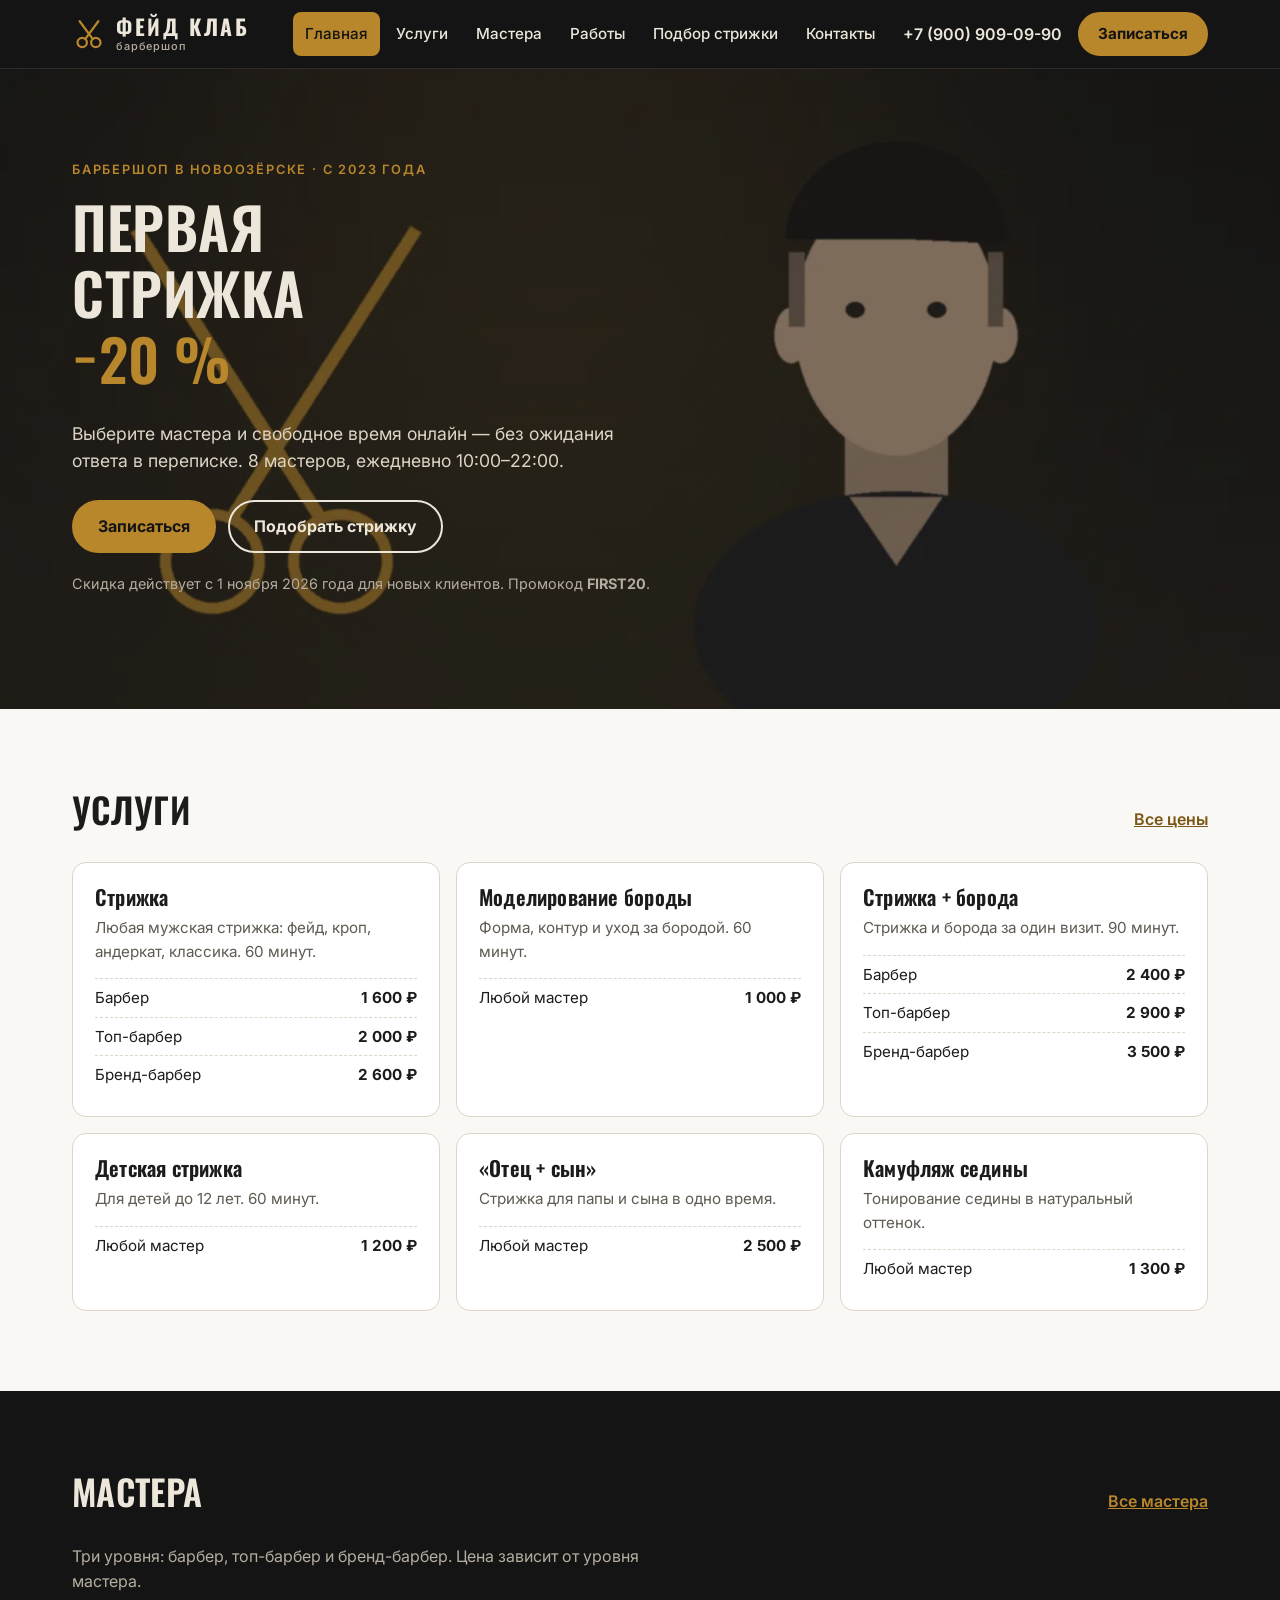
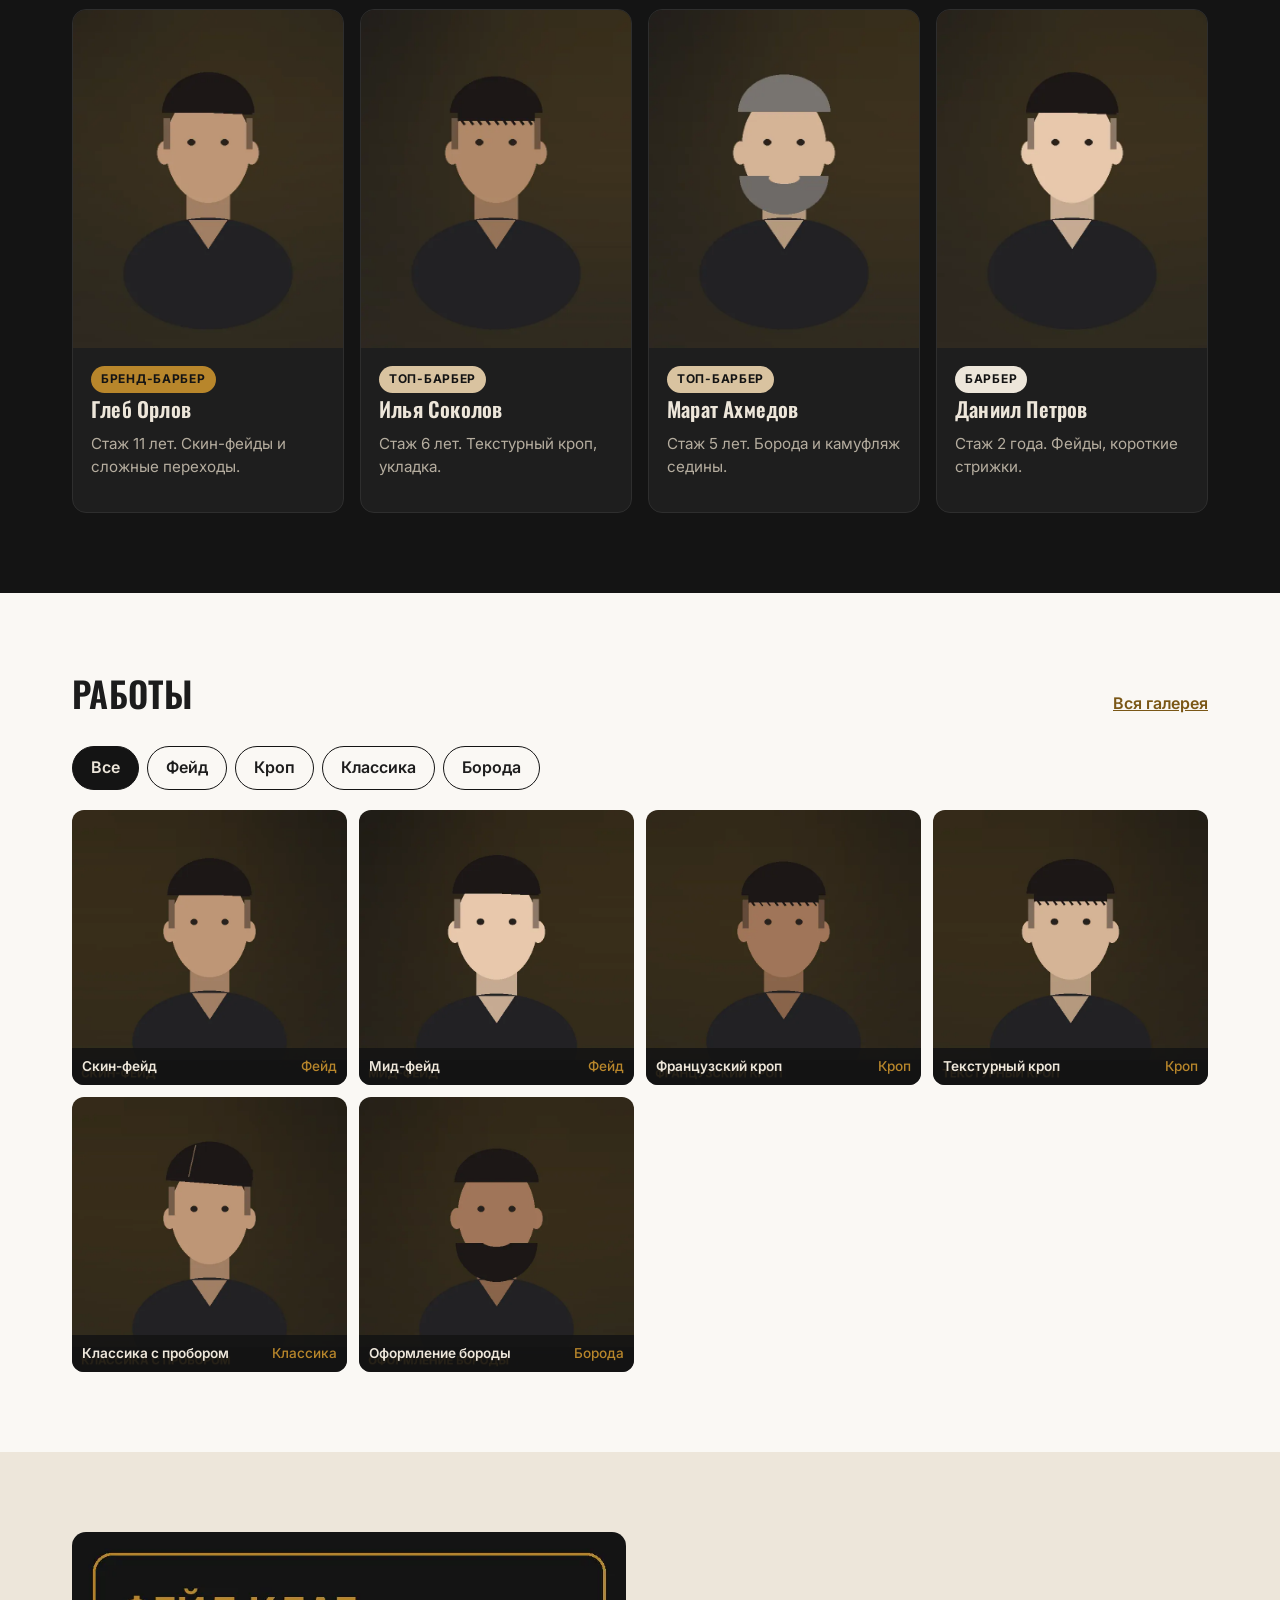
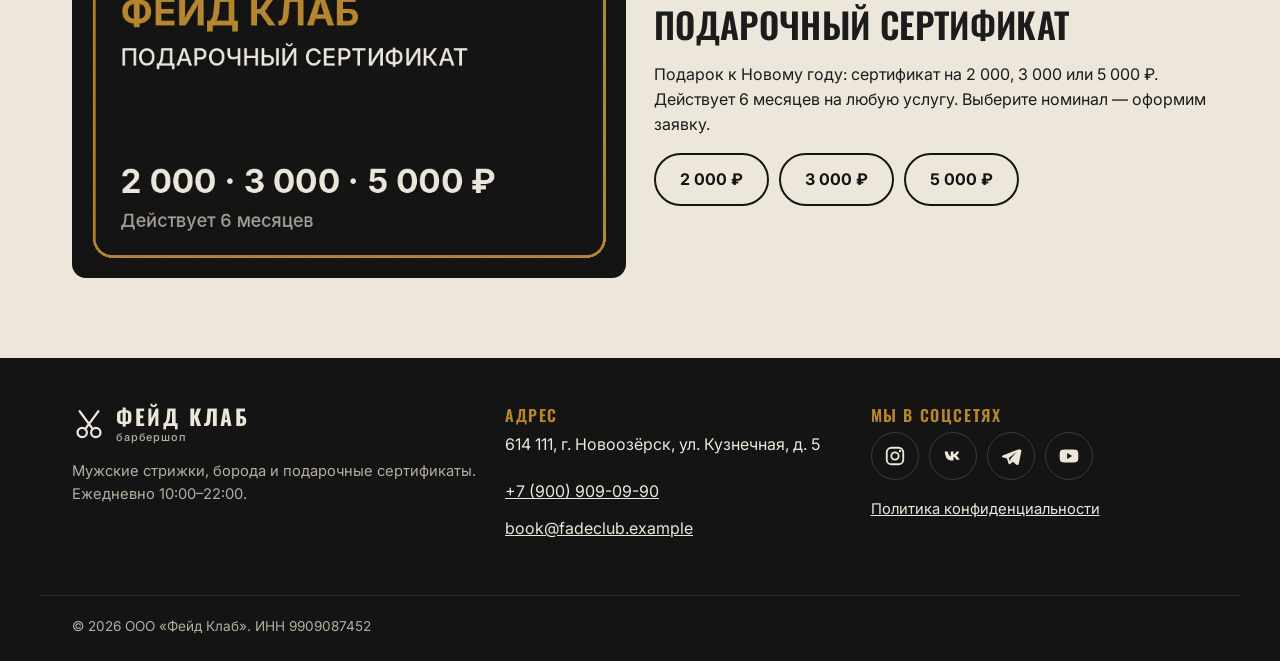
<file: index.html>
<!doctype html>
<html lang="ru">
<head>
  <meta charset="utf-8">
  <meta name="viewport" content="width=device-width, initial-scale=1">
  <!-- Google tag (gtag.js) — ресурс GA4 «ФЕЙД КЛАБ — сайт» -->
  <script async src="https://www.googletagmanager.com/gtag/js?id=G-H77TTNTSYH"></script>
  <script>
    window.dataLayer = window.dataLayer || [];
    function gtag(){dataLayer.push(arguments);}
    gtag('js', new Date());
    gtag('config', 'G-H77TTNTSYH');
    // Для проверки в DebugView: gtag('config', 'G-H77TTNTSYH', { debug_mode: true }); — перед сдачей убрать.
  </script>
  <title>Фейд Клаб — барбершоп в Новоозёрске. Первая стрижка −20 %</title>
  <meta name="description" content="Мужские стрижки и борода у 8 мастеров. Онлайн-запись на свободное время, первая стрижка −20 %, подарочные сертификаты. Ежедневно 10:00–22:00.">
  <link rel="canonical" href="https://tz-09-barbershop-feyd-klab.vercel.app/">
  <meta property="og:type" content="website">
  <meta property="og:site_name" content="Фейд Клаб">
  <meta property="og:locale" content="ru_RU">
  <meta property="og:url" content="https://tz-09-barbershop-feyd-klab.vercel.app/">
  <meta property="og:title" content="Фейд Клаб — барбершоп в Новоозёрске. Первая стрижка −20 %">
  <meta property="og:description" content="Мужские стрижки и борода у 8 мастеров. Онлайн-запись на свободное время, первая стрижка −20 %, подарочные сертификаты. Ежедневно 10:00–22:00.">
  <meta property="og:image" content="https://tz-09-barbershop-feyd-klab.vercel.app/img/og-image.jpg">
  <meta property="og:image:width" content="1200">
  <meta property="og:image:height" content="630">
  <meta name="theme-color" content="#141414">
  <link rel="icon" href="img/favicon.ico" sizes="any">
  <link rel="icon" type="image/png" href="img/favicon.png">
  <link rel="apple-touch-icon" href="img/apple-touch-icon.png">
  <link rel="preconnect" href="https://fonts.googleapis.com">
  <link rel="preconnect" href="https://fonts.gstatic.com" crossorigin>
  <link rel="stylesheet" href="https://fonts.googleapis.com/css2?family=Inter:wght@400;500;600;700&family=Oswald:wght@500;600;700&display=swap">
  <link rel="stylesheet" href="css/style.css">
  <script src="js/analytics.js" defer></script>
  <script src="js/main.js" defer></script>

</head>
<body>
<a class="skip" href="#main">Перейти к содержанию</a>
<header class="header">
  <div class="container header__inner">
    <a class="logo" href="index.html" aria-label="Фейд Клаб — на главную"><svg class="logo__mark" viewBox="0 0 40 40" aria-hidden="true"><circle cx="12" cy="30" r="5.5" fill="none" stroke="currentColor" stroke-width="2.6"/><circle cx="28" cy="30" r="5.5" fill="none" stroke="currentColor" stroke-width="2.6"/><path d="M15.5 26 31 5M24.5 26 9 5" stroke="currentColor" stroke-width="2.6" stroke-linecap="round"/></svg><span class="logo__text">ФЕЙД КЛАБ<small>барбершоп</small></span></a>
    <nav class="nav" id="nav" aria-label="Основное меню">
      <ul><li><a href="index.html" aria-current="page" class="is-active">Главная</a></li><li><a href="services.html">Услуги</a></li><li><a href="masters.html">Мастера</a></li><li><a href="works.html">Работы</a></li><li><a href="style-quiz.html">Подбор стрижки</a></li><li><a href="contacts.html">Контакты</a></li></ul>
    </nav>
    <a class="header__phone" href="tel:+79009090990" data-event="contact_click" data-contact-type="phone">+7 (900) 909-09-90</a>
    <a class="btn btn--small header__cta" href="contacts.html#booking" data-event="cta_click" data-button-name="header_book" data-page-section="header">Записаться</a>
    <button class="burger" type="button" aria-controls="nav" aria-expanded="false" aria-label="Открыть меню"><span></span></button>
  </div>
</header>
<main id="main">

<section class="hero">
  <img class="hero__bg" src="img/hero.webp" width="1600" height="900" alt="" fetchpriority="high">
  <div class="container hero__inner">
    <p class="eyebrow">Барбершоп в Новоозёрске · с 2023 года</p>
    <h1 class="hero__title">Первая стрижка <span class="accent">−20&nbsp;%</span></h1>
    <p class="hero__lead">Выберите мастера и свободное время онлайн — без ожидания ответа в переписке. 8 мастеров, ежедневно 10:00–22:00.</p>
    <div class="hero__actions">
      <a class="btn" href="contacts.html#booking" data-event="cta_click" data-button-name="hero_first_visit" data-page-section="hero">Записаться</a>
      <a class="btn btn--ghost" href="style-quiz.html" data-event="cta_click" data-button-name="hero_quiz" data-page-section="hero">Подобрать стрижку</a>
    </div>
    <p class="hero__note">Скидка действует с 1 ноября 2026 года для новых клиентов. Промокод <b>FIRST20</b>.</p>
  </div>
</section>

<section class="section" id="services">
  <div class="container">
    <div class="section__head"><h2>Услуги</h2><a class="link-more" href="services.html">Все цены</a></div>
    <ul class="grid grid--3"><li class="card service" data-event="service_view" data-service-name="haircut" tabindex="0">
          <h3 class="card__title">Стрижка</h3>
          <p class="card__text">Любая мужская стрижка: фейд, кроп, андеркат, классика. 60 минут.</p>
          <ul class="prices"><li><span>Барбер</span><b>1 600 ₽</b></li><li><span>Топ-барбер</span><b>2 000 ₽</b></li><li><span>Бренд-барбер</span><b>2 600 ₽</b></li></ul>
        </li>
<li class="card service" data-event="service_view" data-service-name="beard" tabindex="0">
          <h3 class="card__title">Моделирование бороды</h3>
          <p class="card__text">Форма, контур и уход за бородой. 60 минут.</p>
          <ul class="prices"><li><span>Любой мастер</span><b>1 000 ₽</b></li></ul>
        </li>
<li class="card service" data-event="service_view" data-service-name="combo" tabindex="0">
          <h3 class="card__title">Стрижка + борода</h3>
          <p class="card__text">Стрижка и борода за один визит. 90 минут.</p>
          <ul class="prices"><li><span>Барбер</span><b>2 400 ₽</b></li><li><span>Топ-барбер</span><b>2 900 ₽</b></li><li><span>Бренд-барбер</span><b>3 500 ₽</b></li></ul>
        </li>
<li class="card service" data-event="service_view" data-service-name="kids" tabindex="0">
          <h3 class="card__title">Детская стрижка</h3>
          <p class="card__text">Для детей до 12 лет. 60 минут.</p>
          <ul class="prices"><li><span>Любой мастер</span><b>1 200 ₽</b></li></ul>
        </li>
<li class="card service" data-event="service_view" data-service-name="father_son" tabindex="0">
          <h3 class="card__title">«Отец + сын»</h3>
          <p class="card__text">Стрижка для папы и сына в одно время.</p>
          <ul class="prices"><li><span>Любой мастер</span><b>2 500 ₽</b></li></ul>
        </li>
<li class="card service" data-event="service_view" data-service-name="grey" tabindex="0">
          <h3 class="card__title">Камуфляж седины</h3>
          <p class="card__text">Тонирование седины в натуральный оттенок.</p>
          <ul class="prices"><li><span>Любой мастер</span><b>1 300 ₽</b></li></ul>
        </li></ul>
  </div>
</section>

<section class="section section--dark" id="masters">
  <div class="container">
    <div class="section__head"><h2>Мастера</h2><a class="link-more" href="masters.html">Все мастера</a></div>
    <p class="section__lead">Три уровня: барбер, топ-барбер и бренд-барбер. Цена зависит от уровня мастера.</p>
    <ul class="grid grid--4"><li class="card master" data-level="brand" data-event="master_view" data-master-level="brand" data-master-id="m1" tabindex="0">
          <img src="img/master-1.webp" width="600" height="750" loading="lazy" alt="Мастер Глеб Орлов, бренд-барбер">
          <div class="master__body">
            <span class="badge badge--brand">Бренд-барбер</span>
            <h3 class="card__title">Глеб Орлов</h3>
            <p class="card__text">Стаж 11 лет. Скин-фейды и сложные переходы.</p>
            
          </div>
        </li>
<li class="card master" data-level="top" data-event="master_view" data-master-level="top" data-master-id="m3" tabindex="0">
          <img src="img/master-3.webp" width="600" height="750" loading="lazy" alt="Мастер Илья Соколов, топ-барбер">
          <div class="master__body">
            <span class="badge badge--top">Топ-барбер</span>
            <h3 class="card__title">Илья Соколов</h3>
            <p class="card__text">Стаж 6 лет. Текстурный кроп, укладка.</p>
            
          </div>
        </li>
<li class="card master" data-level="top" data-event="master_view" data-master-level="top" data-master-id="m4" tabindex="0">
          <img src="img/master-4.webp" width="600" height="750" loading="lazy" alt="Мастер Марат Ахмедов, топ-барбер">
          <div class="master__body">
            <span class="badge badge--top">Топ-барбер</span>
            <h3 class="card__title">Марат Ахмедов</h3>
            <p class="card__text">Стаж 5 лет. Борода и камуфляж седины.</p>
            
          </div>
        </li>
<li class="card master" data-level="barber" data-event="master_view" data-master-level="barber" data-master-id="m6" tabindex="0">
          <img src="img/master-6.webp" width="600" height="750" loading="lazy" alt="Мастер Даниил Петров, барбер">
          <div class="master__body">
            <span class="badge badge--barber">Барбер</span>
            <h3 class="card__title">Даниил Петров</h3>
            <p class="card__text">Стаж 2 года. Фейды, короткие стрижки.</p>
            
          </div>
        </li></ul>
  </div>
</section>

<section class="section" id="works">
  <div class="container">
    <div class="section__head"><h2>Работы</h2><a class="link-more" href="works.html">Вся галерея</a></div>
    <div class="chips" role="group" aria-label="Фильтр работ"><button type="button" class="chip is-active" data-filter="all" aria-pressed="true" data-event="works_filter" data-haircut-type="all">Все</button><button type="button" class="chip" data-filter="fade" aria-pressed="false" data-event="works_filter" data-haircut-type="fade">Фейд</button><button type="button" class="chip" data-filter="crop" aria-pressed="false" data-event="works_filter" data-haircut-type="crop">Кроп</button><button type="button" class="chip" data-filter="classic" aria-pressed="false" data-event="works_filter" data-haircut-type="classic">Классика</button><button type="button" class="chip" data-filter="beard" aria-pressed="false" data-event="works_filter" data-haircut-type="beard">Борода</button></div>
    <ul class="gallery" data-gallery><li class="gallery__item" data-cat="fade"><figure><img src="img/work-01.webp" width="720" height="720" loading="lazy" alt="Скин-фейд — работа барбершопа «Фейд Клаб»"><figcaption>Скин-фейд<span>Фейд</span></figcaption></figure></li><li class="gallery__item" data-cat="fade"><figure><img src="img/work-02.webp" width="720" height="720" loading="lazy" alt="Мид-фейд — работа барбершопа «Фейд Клаб»"><figcaption>Мид-фейд<span>Фейд</span></figcaption></figure></li><li class="gallery__item" data-cat="crop"><figure><img src="img/work-07.webp" width="720" height="720" loading="lazy" alt="Французский кроп — работа барбершопа «Фейд Клаб»"><figcaption>Французский кроп<span>Кроп</span></figcaption></figure></li><li class="gallery__item" data-cat="crop"><figure><img src="img/work-08.webp" width="720" height="720" loading="lazy" alt="Текстурный кроп — работа барбершопа «Фейд Клаб»"><figcaption>Текстурный кроп<span>Кроп</span></figcaption></figure></li><li class="gallery__item" data-cat="classic"><figure><img src="img/work-13.webp" width="720" height="720" loading="lazy" alt="Классика с пробором — работа барбершопа «Фейд Клаб»"><figcaption>Классика с пробором<span>Классика</span></figcaption></figure></li><li class="gallery__item" data-cat="beard"><figure><img src="img/work-19.webp" width="720" height="720" loading="lazy" alt="Оформление бороды — работа барбершопа «Фейд Клаб»"><figcaption>Оформление бороды<span>Борода</span></figcaption></figure></li></ul>
  </div>
</section>

<section class="section section--beige" id="gift">
  <div class="container gift">
    <img class="gift__img" src="img/gift.webp" width="800" height="500" loading="lazy" alt="Подарочный сертификат «Фейд Клаб»">
    <div>
      <h2>Подарочный сертификат</h2>
      <p>Подарок к Новому году: сертификат на 2 000, 3 000 или 5 000 ₽. Действует 6 месяцев на любую услугу. Выберите номинал — оформим заявку.</p>
      <div class="gift__amounts"><a class="btn btn--outline" href="contacts.html?service=gift_card&amp;amount=2000#booking" data-event="gift_card_click" data-gift-amount="2000" data-page-section="home_gift">2 000 ₽</a><a class="btn btn--outline" href="contacts.html?service=gift_card&amp;amount=3000#booking" data-event="gift_card_click" data-gift-amount="3000" data-page-section="home_gift">3 000 ₽</a><a class="btn btn--outline" href="contacts.html?service=gift_card&amp;amount=5000#booking" data-event="gift_card_click" data-gift-amount="5000" data-page-section="home_gift">5 000 ₽</a></div>
    </div>
  </div>
</section>
</main>
<footer class="footer">
  <div class="container footer__grid">
    <div>
      <a class="logo logo--footer" href="index.html"><svg class="logo__mark" viewBox="0 0 40 40" aria-hidden="true"><circle cx="12" cy="30" r="5.5" fill="none" stroke="currentColor" stroke-width="2.6"/><circle cx="28" cy="30" r="5.5" fill="none" stroke="currentColor" stroke-width="2.6"/><path d="M15.5 26 31 5M24.5 26 9 5" stroke="currentColor" stroke-width="2.6" stroke-linecap="round"/></svg><span class="logo__text">ФЕЙД КЛАБ<small>барбершоп</small></span></a>
      <p class="footer__muted">Мужские стрижки, борода и подарочные сертификаты. Ежедневно 10:00–22:00.</p>
    </div>
    <div>
      <h2 class="footer__title">Адрес</h2>
      <p>614 111, г. Новоозёрск, ул. Кузнечная, д. 5</p>
      <p><a href="tel:+79009090990" data-event="contact_click" data-contact-type="phone">+7 (900) 909-09-90</a><br>
      <a href="mailto:book@fadeclub.example" data-event="contact_click" data-contact-type="email">book@fadeclub.example</a></p>
    </div>
    <div>
      <h2 class="footer__title">Мы в соцсетях</h2>
      <div class="social"><a class="social__link" href="https://www.instagram.com/fade_club_barber/" target="_blank" rel="noopener" aria-label="Instagram" data-event="social_click" data-network="instagram" data-page-section="footer"><svg viewBox="0 0 24 24" aria-hidden="true"><rect x="3" y="3" width="18" height="18" rx="5" fill="none" stroke="currentColor" stroke-width="2"/><circle cx="12" cy="12" r="4" fill="none" stroke="currentColor" stroke-width="2"/><circle cx="17.5" cy="6.5" r="1.3" fill="currentColor"/></svg></a><a class="social__link" href="https://vk.com/fade_club_barber" target="_blank" rel="noopener" aria-label="ВКонтакте" data-event="social_click" data-network="vk" data-page-section="footer"><svg viewBox="0 0 24 24" aria-hidden="true"><path fill="currentColor" d="M3 7h3.2c.5 2.6 1.8 5 3.3 5.6V7h3v3.2c1.3-.2 2.7-1.7 3.2-3.2h3c-.5 2-2 3.8-3.2 4.6 1.2.6 3 2.1 3.6 4.4h-3.3c-.6-1.6-1.9-2.8-3.3-3V17H11C6.3 17 3.6 13.8 3 7z"/></svg></a><a class="social__link" href="https://t.me/fadeclub_barbershop" target="_blank" rel="noopener" aria-label="Telegram" data-event="social_click" data-network="telegram" data-page-section="footer"><svg viewBox="0 0 24 24" aria-hidden="true"><path fill="currentColor" d="M21.5 4.3 2.9 11.5c-1 .4-1 1.6 0 1.9l4.6 1.4 1.8 5.4c.3.8 1.3 1 1.9.4l2.6-2.4 4.7 3.5c.7.5 1.7.1 1.9-.7l3-14.6c.2-1-.9-1.7-1.9-1.1zM9.6 14.3l8.5-6.8-6.8 7.8-.3 2.9z"/></svg></a><a class="social__link" href="https://www.youtube.com/@fade_club_barber" target="_blank" rel="noopener" aria-label="YouTube" data-event="social_click" data-network="youtube" data-page-section="footer"><svg viewBox="0 0 24 24" aria-hidden="true"><path fill="currentColor" d="M22 8.2c-.2-1.6-1-2.7-2.6-2.9C16.9 5 12 5 12 5s-4.9 0-7.4.3C3 5.5 2.2 6.6 2 8.2 1.8 9.6 1.8 12 1.8 12s0 2.4.2 3.8c.2 1.6 1 2.7 2.6 2.9 2.5.3 7.4.3 7.4.3s4.9 0 7.4-.3c1.6-.2 2.4-1.3 2.6-2.9.2-1.4.2-3.8.2-3.8s0-2.4-.2-3.8zM10 15.2V8.8l5.4 3.2z"/></svg></a></div>
      <p class="footer__muted"><a href="privacy.html">Политика конфиденциальности</a></p>
    </div>
  </div>
  <div class="container footer__bottom">© 2026 ООО «Фейд Клаб». ИНН 9909087452</div>
</footer>
</body>
</html>
</file>
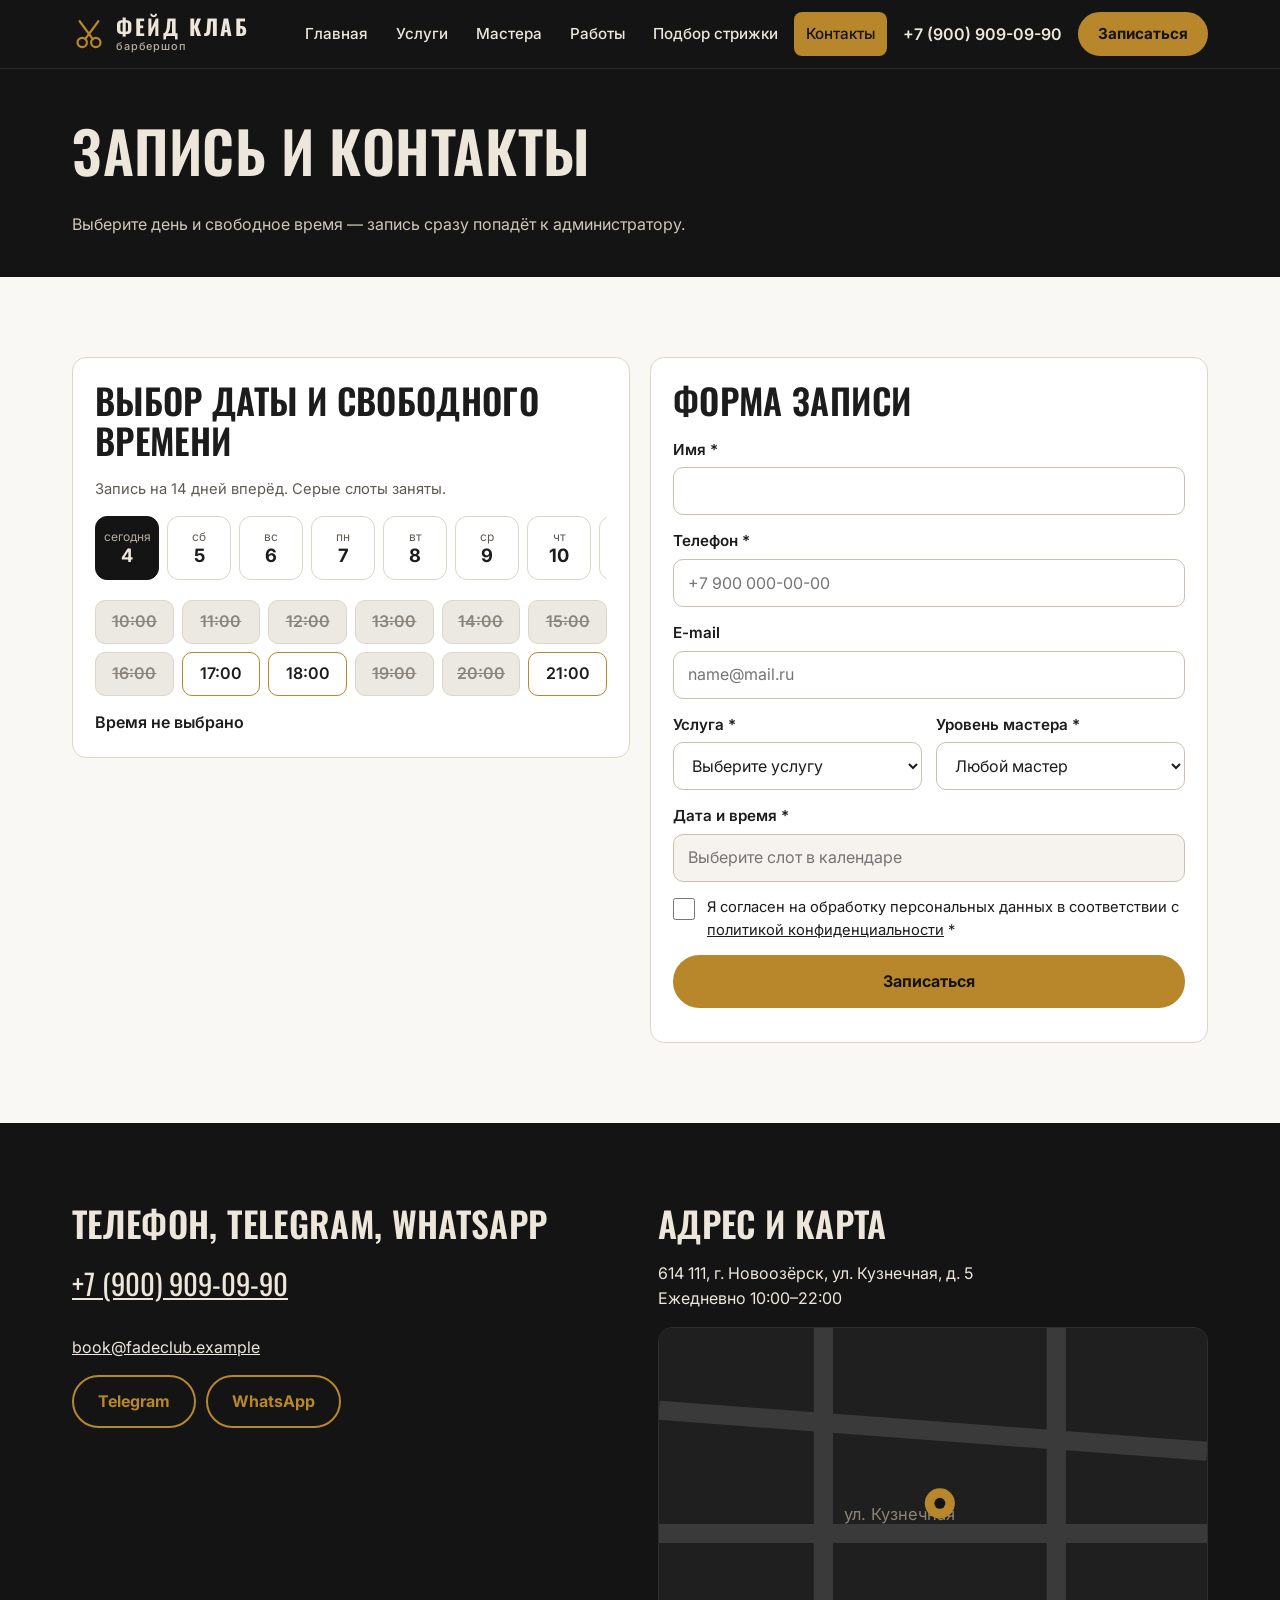
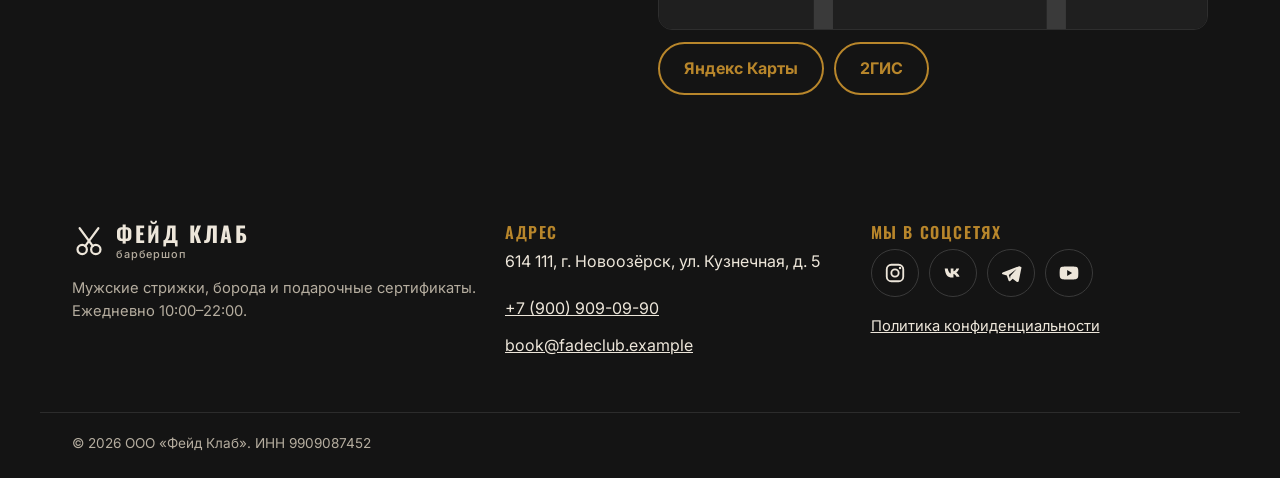
<file: contacts.html>
<!doctype html>
<html lang="ru">
<head>
  <meta charset="utf-8">
  <meta name="viewport" content="width=device-width, initial-scale=1">
  <!-- Google tag (gtag.js) — ресурс GA4 «ФЕЙД КЛАБ — сайт» -->
  <script async src="https://www.googletagmanager.com/gtag/js?id=G-H77TTNTSYH"></script>
  <script>
    window.dataLayer = window.dataLayer || [];
    function gtag(){dataLayer.push(arguments);}
    gtag('js', new Date());
    gtag('config', 'G-H77TTNTSYH');
    // Для проверки в DebugView: gtag('config', 'G-H77TTNTSYH', { debug_mode: true }); — перед сдачей убрать.
  </script>
  <title>Запись и контакты — Фейд Клаб</title>
  <meta name="description" content="Онлайн-запись в барбершоп «Фейд Клаб» на свободное время. Телефон, Telegram, WhatsApp, адрес: г. Новоозёрск, ул. Кузнечная, д. 5.">
  <link rel="canonical" href="https://tz-09-barbershop-feyd-klab.vercel.app/contacts.html">
  <meta property="og:type" content="website">
  <meta property="og:site_name" content="Фейд Клаб">
  <meta property="og:locale" content="ru_RU">
  <meta property="og:url" content="https://tz-09-barbershop-feyd-klab.vercel.app/contacts.html">
  <meta property="og:title" content="Запись и контакты — Фейд Клаб">
  <meta property="og:description" content="Онлайн-запись в барбершоп «Фейд Клаб» на свободное время. Телефон, Telegram, WhatsApp, адрес: г. Новоозёрск, ул. Кузнечная, д. 5.">
  <meta property="og:image" content="https://tz-09-barbershop-feyd-klab.vercel.app/img/og-image.jpg">
  <meta property="og:image:width" content="1200">
  <meta property="og:image:height" content="630">
  <meta name="theme-color" content="#141414">
  <link rel="icon" href="img/favicon.ico" sizes="any">
  <link rel="icon" type="image/png" href="img/favicon.png">
  <link rel="apple-touch-icon" href="img/apple-touch-icon.png">
  <link rel="preconnect" href="https://fonts.googleapis.com">
  <link rel="preconnect" href="https://fonts.gstatic.com" crossorigin>
  <link rel="stylesheet" href="https://fonts.googleapis.com/css2?family=Inter:wght@400;500;600;700&family=Oswald:wght@500;600;700&display=swap">
  <link rel="stylesheet" href="css/style.css">
  <script src="js/analytics.js" defer></script>
  <script src="js/main.js" defer></script>
  <script src="js/form.js" defer></script>
</head>
<body>
<a class="skip" href="#main">Перейти к содержанию</a>
<header class="header">
  <div class="container header__inner">
    <a class="logo" href="index.html" aria-label="Фейд Клаб — на главную"><svg class="logo__mark" viewBox="0 0 40 40" aria-hidden="true"><circle cx="12" cy="30" r="5.5" fill="none" stroke="currentColor" stroke-width="2.6"/><circle cx="28" cy="30" r="5.5" fill="none" stroke="currentColor" stroke-width="2.6"/><path d="M15.5 26 31 5M24.5 26 9 5" stroke="currentColor" stroke-width="2.6" stroke-linecap="round"/></svg><span class="logo__text">ФЕЙД КЛАБ<small>барбершоп</small></span></a>
    <nav class="nav" id="nav" aria-label="Основное меню">
      <ul><li><a href="index.html">Главная</a></li><li><a href="services.html">Услуги</a></li><li><a href="masters.html">Мастера</a></li><li><a href="works.html">Работы</a></li><li><a href="style-quiz.html">Подбор стрижки</a></li><li><a href="contacts.html" aria-current="page" class="is-active">Контакты</a></li></ul>
    </nav>
    <a class="header__phone" href="tel:+79009090990" data-event="contact_click" data-contact-type="phone">+7 (900) 909-09-90</a>
    <a class="btn btn--small header__cta" href="contacts.html#booking" data-event="cta_click" data-button-name="header_book" data-page-section="header">Записаться</a>
    <button class="burger" type="button" aria-controls="nav" aria-expanded="false" aria-label="Открыть меню"><span></span></button>
  </div>
</header>
<main id="main">

<section class="page-head"><div class="container"><h1>Запись и контакты</h1><p>Выберите день и свободное время — запись сразу попадёт к администратору.</p></div></section>
<section class="section" id="booking">
  <div class="container booking">
    <div class="booking__slots card">
      <h2>Выбор даты и свободного времени</h2>
      <p class="hint">Запись на 14 дней вперёд. Серые слоты заняты.</p>
      <div class="days" data-days role="group" aria-label="Дата"></div>
      <div class="slots" data-slots role="group" aria-label="Время"></div>
      <p class="slot-picked" data-slot-picked role="status" aria-live="polite">Время не выбрано</p>
    </div>

    <form class="booking__form card" id="booking-form" data-booking-form novalidate>
      <h2>Форма записи</h2>
      <p class="master-pick" data-master-pick hidden></p>
      <p class="gift-pick" data-gift-pick hidden></p>
      <div class="field">
        <label for="f-name">Имя *</label>
        <input id="f-name" name="name" type="text" autocomplete="given-name" minlength="2" maxlength="60" required aria-describedby="e-name">
        <p class="field__error" id="e-name"></p>
      </div>
      <div class="field">
        <label for="f-phone">Телефон *</label>
        <input id="f-phone" name="phone" type="tel" inputmode="tel" autocomplete="tel" placeholder="+7 900 000-00-00" required aria-describedby="e-phone">
        <p class="field__error" id="e-phone"></p>
      </div>
      <div class="field">
        <label for="f-email">E-mail</label>
        <input id="f-email" name="email" type="email" autocomplete="email" placeholder="name@mail.ru" aria-describedby="e-email">
        <p class="field__error" id="e-email"></p>
      </div>
      <div class="field-row">
        <div class="field">
          <label for="f-service">Услуга *</label>
          <select id="f-service" name="service" required aria-describedby="e-service"><option value="">Выберите услугу</option><option value="haircut">Стрижка — от 1 600 ₽</option><option value="beard">Моделирование бороды — 1 000 ₽</option><option value="combo">Стрижка + борода — от 2 400 ₽ (90 мин)</option><option value="kids">Детская стрижка — 1 200 ₽</option><option value="father_son">«Отец + сын» — 2 500 ₽</option><option value="gift_card">Сертификат (подарок)</option></select>
          <p class="field__error" id="e-service"></p>
        </div>
        <div class="field">
          <label for="f-level">Уровень мастера *</label>
          <select id="f-level" name="master_level" required aria-describedby="e-master_level"><option value="any">Любой мастер</option><option value="barber">Барбер</option><option value="top">Топ-барбер</option><option value="brand">Бренд-барбер</option></select>
          <p class="field__error" id="e-master_level"></p>
        </div>
      </div>
      <div class="field">
        <label for="f-slot-view">Дата и время *</label>
        <input id="f-slot-view" type="text" readonly placeholder="Выберите слот в календаре" aria-describedby="e-slot">
        <input type="hidden" name="slot" id="f-slot">
        <p class="field__error" id="e-slot"></p>
      </div>

      <input type="hidden" name="request_id">
      <input type="hidden" name="utm_source">
      <input type="hidden" name="utm_medium">
      <input type="hidden" name="utm_campaign">
      <input type="hidden" name="utm_content">

      <div class="field field--check">
        <input id="f-consent" name="consent" type="checkbox" aria-describedby="e-consent">
        <label for="f-consent">Я согласен на обработку персональных данных в соответствии с <a href="privacy.html" target="_blank">политикой конфиденциальности</a> *</label>
        <p class="field__error" id="e-consent"></p>
      </div>
      <button class="btn btn--block" type="submit" data-submit>Записаться</button>
      <p class="form-status" data-form-status role="status" aria-live="polite"></p>
    </form>
  </div>
</section>

<section class="section section--dark">
  <div class="container contacts">
    <div>
      <h2>Телефон, Telegram, WhatsApp</h2>
      <p class="contacts__phone"><a href="tel:+79009090990" data-event="contact_click" data-contact-type="phone">+7 (900) 909-09-90</a></p>
      <p><a href="mailto:book@fadeclub.example" data-event="contact_click" data-contact-type="email">book@fadeclub.example</a></p>
      <div class="messengers">
        <a class="btn btn--outline" href="https://t.me/fadeclub_barbershop" target="_blank" rel="noopener" data-event="messenger_click" data-messenger="telegram">Telegram</a>
        <a class="btn btn--outline" href="https://wa.me/79009090990" target="_blank" rel="noopener" data-event="messenger_click" data-messenger="whatsapp">WhatsApp</a>
      </div>
    </div>
    <div>
      <h2>Адрес и карта</h2>
      <p>614 111, г. Новоозёрск, ул. Кузнечная, д. 5<br>Ежедневно 10:00–22:00</p>
      <div class="map" role="img" aria-label="Схема: барбершоп на улице Кузнечной, дом 5">
        <svg viewBox="0 0 400 220" aria-hidden="true"><rect width="400" height="220" fill="#1f1f1f"/><path d="M0 150H400M120 0V220M290 0V220M0 60 400 90" stroke="#3a3a3a" stroke-width="14"/><text x="135" y="140" fill="#8c8478" font-size="12" font-family="Inter,sans-serif">ул. Кузнечная</text><circle cx="205" cy="128" r="11" fill="#B8862B"/><circle cx="205" cy="128" r="4" fill="#141414"/></svg>
      </div>
      <div class="messengers">
        <a class="btn btn--outline" href="https://yandex.ru/maps/?text=%D0%9D%D0%BE%D0%B2%D0%BE%D0%BE%D0%B7%D1%91%D1%80%D1%81%D0%BA%2C%20%D1%83%D0%BB.%20%D0%9A%D1%83%D0%B7%D0%BD%D0%B5%D1%87%D0%BD%D0%B0%D1%8F%2C%205" target="_blank" rel="noopener" data-event="map_open" data-map-service="yandex">Яндекс Карты</a>
        <a class="btn btn--outline" href="https://2gis.ru/search/%D0%9D%D0%BE%D0%B2%D0%BE%D0%BE%D0%B7%D1%91%D1%80%D1%81%D0%BA%20%D0%9A%D1%83%D0%B7%D0%BD%D0%B5%D1%87%D0%BD%D0%B0%D1%8F%205" target="_blank" rel="noopener" data-event="map_open" data-map-service="2gis">2ГИС</a>
      </div>
    </div>
  </div>
</section>
</main>
<footer class="footer">
  <div class="container footer__grid">
    <div>
      <a class="logo logo--footer" href="index.html"><svg class="logo__mark" viewBox="0 0 40 40" aria-hidden="true"><circle cx="12" cy="30" r="5.5" fill="none" stroke="currentColor" stroke-width="2.6"/><circle cx="28" cy="30" r="5.5" fill="none" stroke="currentColor" stroke-width="2.6"/><path d="M15.5 26 31 5M24.5 26 9 5" stroke="currentColor" stroke-width="2.6" stroke-linecap="round"/></svg><span class="logo__text">ФЕЙД КЛАБ<small>барбершоп</small></span></a>
      <p class="footer__muted">Мужские стрижки, борода и подарочные сертификаты. Ежедневно 10:00–22:00.</p>
    </div>
    <div>
      <h2 class="footer__title">Адрес</h2>
      <p>614 111, г. Новоозёрск, ул. Кузнечная, д. 5</p>
      <p><a href="tel:+79009090990" data-event="contact_click" data-contact-type="phone">+7 (900) 909-09-90</a><br>
      <a href="mailto:book@fadeclub.example" data-event="contact_click" data-contact-type="email">book@fadeclub.example</a></p>
    </div>
    <div>
      <h2 class="footer__title">Мы в соцсетях</h2>
      <div class="social"><a class="social__link" href="https://www.instagram.com/fade_club_barber/" target="_blank" rel="noopener" aria-label="Instagram" data-event="social_click" data-network="instagram" data-page-section="footer"><svg viewBox="0 0 24 24" aria-hidden="true"><rect x="3" y="3" width="18" height="18" rx="5" fill="none" stroke="currentColor" stroke-width="2"/><circle cx="12" cy="12" r="4" fill="none" stroke="currentColor" stroke-width="2"/><circle cx="17.5" cy="6.5" r="1.3" fill="currentColor"/></svg></a><a class="social__link" href="https://vk.com/fade_club_barber" target="_blank" rel="noopener" aria-label="ВКонтакте" data-event="social_click" data-network="vk" data-page-section="footer"><svg viewBox="0 0 24 24" aria-hidden="true"><path fill="currentColor" d="M3 7h3.2c.5 2.6 1.8 5 3.3 5.6V7h3v3.2c1.3-.2 2.7-1.7 3.2-3.2h3c-.5 2-2 3.8-3.2 4.6 1.2.6 3 2.1 3.6 4.4h-3.3c-.6-1.6-1.9-2.8-3.3-3V17H11C6.3 17 3.6 13.8 3 7z"/></svg></a><a class="social__link" href="https://t.me/fadeclub_barbershop" target="_blank" rel="noopener" aria-label="Telegram" data-event="social_click" data-network="telegram" data-page-section="footer"><svg viewBox="0 0 24 24" aria-hidden="true"><path fill="currentColor" d="M21.5 4.3 2.9 11.5c-1 .4-1 1.6 0 1.9l4.6 1.4 1.8 5.4c.3.8 1.3 1 1.9.4l2.6-2.4 4.7 3.5c.7.5 1.7.1 1.9-.7l3-14.6c.2-1-.9-1.7-1.9-1.1zM9.6 14.3l8.5-6.8-6.8 7.8-.3 2.9z"/></svg></a><a class="social__link" href="https://www.youtube.com/@fade_club_barber" target="_blank" rel="noopener" aria-label="YouTube" data-event="social_click" data-network="youtube" data-page-section="footer"><svg viewBox="0 0 24 24" aria-hidden="true"><path fill="currentColor" d="M22 8.2c-.2-1.6-1-2.7-2.6-2.9C16.9 5 12 5 12 5s-4.9 0-7.4.3C3 5.5 2.2 6.6 2 8.2 1.8 9.6 1.8 12 1.8 12s0 2.4.2 3.8c.2 1.6 1 2.7 2.6 2.9 2.5.3 7.4.3 7.4.3s4.9 0 7.4-.3c1.6-.2 2.4-1.3 2.6-2.9.2-1.4.2-3.8.2-3.8s0-2.4-.2-3.8zM10 15.2V8.8l5.4 3.2z"/></svg></a></div>
      <p class="footer__muted"><a href="privacy.html">Политика конфиденциальности</a></p>
    </div>
  </div>
  <div class="container footer__bottom">© 2026 ООО «Фейд Клаб». ИНН 9909087452</div>
</footer>
</body>
</html>
</file>
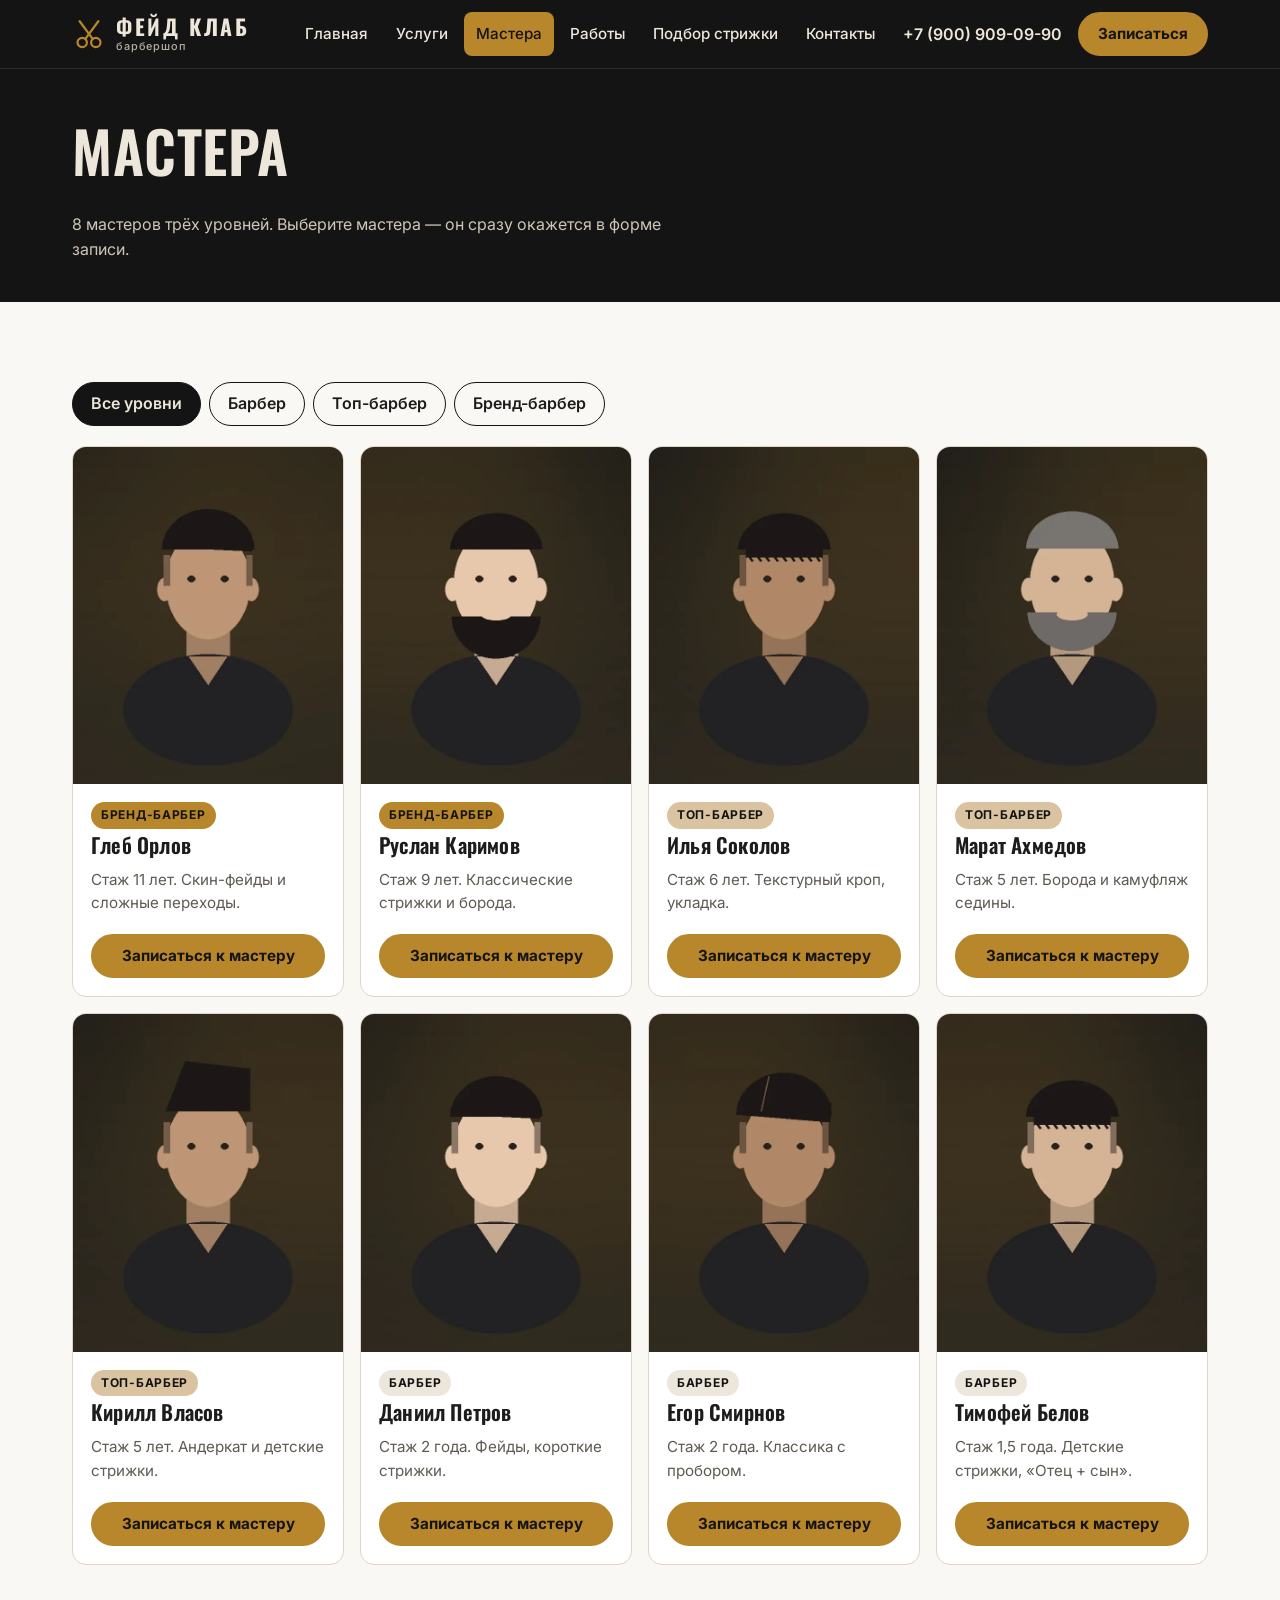
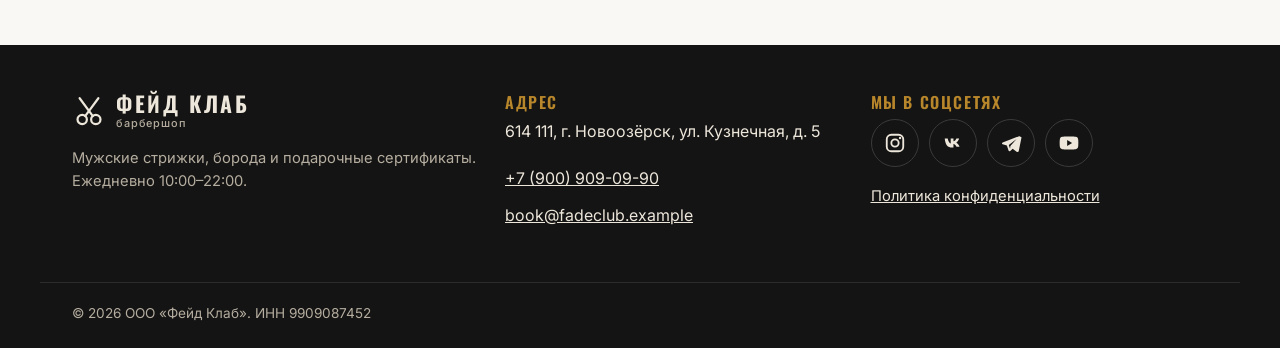
<file: masters.html>
<!doctype html>
<html lang="ru">
<head>
  <meta charset="utf-8">
  <meta name="viewport" content="width=device-width, initial-scale=1">
  <!-- Google tag (gtag.js) — ресурс GA4 «ФЕЙД КЛАБ — сайт» -->
  <script async src="https://www.googletagmanager.com/gtag/js?id=G-H77TTNTSYH"></script>
  <script>
    window.dataLayer = window.dataLayer || [];
    function gtag(){dataLayer.push(arguments);}
    gtag('js', new Date());
    gtag('config', 'G-H77TTNTSYH');
    // Для проверки в DebugView: gtag('config', 'G-H77TTNTSYH', { debug_mode: true }); — перед сдачей убрать.
  </script>
  <title>Мастера барбершопа — Фейд Клаб</title>
  <meta name="description" content="Барберы, топ-барберы и бренд-барберы «Фейд Клаб»: стаж, специализация и онлайн-запись к выбранному мастеру.">
  <link rel="canonical" href="https://tz-09-barbershop-feyd-klab.vercel.app/masters.html">
  <meta property="og:type" content="website">
  <meta property="og:site_name" content="Фейд Клаб">
  <meta property="og:locale" content="ru_RU">
  <meta property="og:url" content="https://tz-09-barbershop-feyd-klab.vercel.app/masters.html">
  <meta property="og:title" content="Мастера барбершопа — Фейд Клаб">
  <meta property="og:description" content="Барберы, топ-барберы и бренд-барберы «Фейд Клаб»: стаж, специализация и онлайн-запись к выбранному мастеру.">
  <meta property="og:image" content="https://tz-09-barbershop-feyd-klab.vercel.app/img/og-image.jpg">
  <meta property="og:image:width" content="1200">
  <meta property="og:image:height" content="630">
  <meta name="theme-color" content="#141414">
  <link rel="icon" href="img/favicon.ico" sizes="any">
  <link rel="icon" type="image/png" href="img/favicon.png">
  <link rel="apple-touch-icon" href="img/apple-touch-icon.png">
  <link rel="preconnect" href="https://fonts.googleapis.com">
  <link rel="preconnect" href="https://fonts.gstatic.com" crossorigin>
  <link rel="stylesheet" href="https://fonts.googleapis.com/css2?family=Inter:wght@400;500;600;700&family=Oswald:wght@500;600;700&display=swap">
  <link rel="stylesheet" href="css/style.css">
  <script src="js/analytics.js" defer></script>
  <script src="js/main.js" defer></script>

</head>
<body>
<a class="skip" href="#main">Перейти к содержанию</a>
<header class="header">
  <div class="container header__inner">
    <a class="logo" href="index.html" aria-label="Фейд Клаб — на главную"><svg class="logo__mark" viewBox="0 0 40 40" aria-hidden="true"><circle cx="12" cy="30" r="5.5" fill="none" stroke="currentColor" stroke-width="2.6"/><circle cx="28" cy="30" r="5.5" fill="none" stroke="currentColor" stroke-width="2.6"/><path d="M15.5 26 31 5M24.5 26 9 5" stroke="currentColor" stroke-width="2.6" stroke-linecap="round"/></svg><span class="logo__text">ФЕЙД КЛАБ<small>барбершоп</small></span></a>
    <nav class="nav" id="nav" aria-label="Основное меню">
      <ul><li><a href="index.html">Главная</a></li><li><a href="services.html">Услуги</a></li><li><a href="masters.html" aria-current="page" class="is-active">Мастера</a></li><li><a href="works.html">Работы</a></li><li><a href="style-quiz.html">Подбор стрижки</a></li><li><a href="contacts.html">Контакты</a></li></ul>
    </nav>
    <a class="header__phone" href="tel:+79009090990" data-event="contact_click" data-contact-type="phone">+7 (900) 909-09-90</a>
    <a class="btn btn--small header__cta" href="contacts.html#booking" data-event="cta_click" data-button-name="header_book" data-page-section="header">Записаться</a>
    <button class="burger" type="button" aria-controls="nav" aria-expanded="false" aria-label="Открыть меню"><span></span></button>
  </div>
</header>
<main id="main">

<section class="page-head"><div class="container"><h1>Мастера</h1><p>8 мастеров трёх уровней. Выберите мастера — он сразу окажется в форме записи.</p></div></section>
<section class="section">
  <div class="container">
    <div class="chips" role="group" aria-label="Фильтр по уровню"><button type="button" class="chip is-active" data-level-filter="all" aria-pressed="true" data-event="master_view" data-master-level="all" data-master-id="filter">Все уровни</button><button type="button" class="chip" data-level-filter="barber" aria-pressed="false" data-event="master_view" data-master-level="barber" data-master-id="filter">Барбер</button><button type="button" class="chip" data-level-filter="top" aria-pressed="false" data-event="master_view" data-master-level="top" data-master-id="filter">Топ-барбер</button><button type="button" class="chip" data-level-filter="brand" aria-pressed="false" data-event="master_view" data-master-level="brand" data-master-id="filter">Бренд-барбер</button></div>
    <ul class="grid grid--4" data-masters><li class="card master" data-level="brand" data-event="master_view" data-master-level="brand" data-master-id="m1" tabindex="0">
          <img src="img/master-1.webp" width="600" height="750" loading="lazy" alt="Мастер Глеб Орлов, бренд-барбер">
          <div class="master__body">
            <span class="badge badge--brand">Бренд-барбер</span>
            <h3 class="card__title">Глеб Орлов</h3>
            <p class="card__text">Стаж 11 лет. Скин-фейды и сложные переходы.</p>
            <a class="btn btn--small btn--block" href="contacts.html?master=m1&amp;level=brand#booking" data-event="cta_click" data-button-name="book_master_m1" data-page-section="masters_cards">Записаться к мастеру</a>
          </div>
        </li>
<li class="card master" data-level="brand" data-event="master_view" data-master-level="brand" data-master-id="m2" tabindex="0">
          <img src="img/master-2.webp" width="600" height="750" loading="lazy" alt="Мастер Руслан Каримов, бренд-барбер">
          <div class="master__body">
            <span class="badge badge--brand">Бренд-барбер</span>
            <h3 class="card__title">Руслан Каримов</h3>
            <p class="card__text">Стаж 9 лет. Классические стрижки и борода.</p>
            <a class="btn btn--small btn--block" href="contacts.html?master=m2&amp;level=brand#booking" data-event="cta_click" data-button-name="book_master_m2" data-page-section="masters_cards">Записаться к мастеру</a>
          </div>
        </li>
<li class="card master" data-level="top" data-event="master_view" data-master-level="top" data-master-id="m3" tabindex="0">
          <img src="img/master-3.webp" width="600" height="750" loading="lazy" alt="Мастер Илья Соколов, топ-барбер">
          <div class="master__body">
            <span class="badge badge--top">Топ-барбер</span>
            <h3 class="card__title">Илья Соколов</h3>
            <p class="card__text">Стаж 6 лет. Текстурный кроп, укладка.</p>
            <a class="btn btn--small btn--block" href="contacts.html?master=m3&amp;level=top#booking" data-event="cta_click" data-button-name="book_master_m3" data-page-section="masters_cards">Записаться к мастеру</a>
          </div>
        </li>
<li class="card master" data-level="top" data-event="master_view" data-master-level="top" data-master-id="m4" tabindex="0">
          <img src="img/master-4.webp" width="600" height="750" loading="lazy" alt="Мастер Марат Ахмедов, топ-барбер">
          <div class="master__body">
            <span class="badge badge--top">Топ-барбер</span>
            <h3 class="card__title">Марат Ахмедов</h3>
            <p class="card__text">Стаж 5 лет. Борода и камуфляж седины.</p>
            <a class="btn btn--small btn--block" href="contacts.html?master=m4&amp;level=top#booking" data-event="cta_click" data-button-name="book_master_m4" data-page-section="masters_cards">Записаться к мастеру</a>
          </div>
        </li>
<li class="card master" data-level="top" data-event="master_view" data-master-level="top" data-master-id="m5" tabindex="0">
          <img src="img/master-5.webp" width="600" height="750" loading="lazy" alt="Мастер Кирилл Власов, топ-барбер">
          <div class="master__body">
            <span class="badge badge--top">Топ-барбер</span>
            <h3 class="card__title">Кирилл Власов</h3>
            <p class="card__text">Стаж 5 лет. Андеркат и детские стрижки.</p>
            <a class="btn btn--small btn--block" href="contacts.html?master=m5&amp;level=top#booking" data-event="cta_click" data-button-name="book_master_m5" data-page-section="masters_cards">Записаться к мастеру</a>
          </div>
        </li>
<li class="card master" data-level="barber" data-event="master_view" data-master-level="barber" data-master-id="m6" tabindex="0">
          <img src="img/master-6.webp" width="600" height="750" loading="lazy" alt="Мастер Даниил Петров, барбер">
          <div class="master__body">
            <span class="badge badge--barber">Барбер</span>
            <h3 class="card__title">Даниил Петров</h3>
            <p class="card__text">Стаж 2 года. Фейды, короткие стрижки.</p>
            <a class="btn btn--small btn--block" href="contacts.html?master=m6&amp;level=barber#booking" data-event="cta_click" data-button-name="book_master_m6" data-page-section="masters_cards">Записаться к мастеру</a>
          </div>
        </li>
<li class="card master" data-level="barber" data-event="master_view" data-master-level="barber" data-master-id="m7" tabindex="0">
          <img src="img/master-7.webp" width="600" height="750" loading="lazy" alt="Мастер Егор Смирнов, барбер">
          <div class="master__body">
            <span class="badge badge--barber">Барбер</span>
            <h3 class="card__title">Егор Смирнов</h3>
            <p class="card__text">Стаж 2 года. Классика с пробором.</p>
            <a class="btn btn--small btn--block" href="contacts.html?master=m7&amp;level=barber#booking" data-event="cta_click" data-button-name="book_master_m7" data-page-section="masters_cards">Записаться к мастеру</a>
          </div>
        </li>
<li class="card master" data-level="barber" data-event="master_view" data-master-level="barber" data-master-id="m8" tabindex="0">
          <img src="img/master-8.webp" width="600" height="750" loading="lazy" alt="Мастер Тимофей Белов, барбер">
          <div class="master__body">
            <span class="badge badge--barber">Барбер</span>
            <h3 class="card__title">Тимофей Белов</h3>
            <p class="card__text">Стаж 1,5 года. Детские стрижки, «Отец + сын».</p>
            <a class="btn btn--small btn--block" href="contacts.html?master=m8&amp;level=barber#booking" data-event="cta_click" data-button-name="book_master_m8" data-page-section="masters_cards">Записаться к мастеру</a>
          </div>
        </li></ul>
  </div>
</section>
</main>
<footer class="footer">
  <div class="container footer__grid">
    <div>
      <a class="logo logo--footer" href="index.html"><svg class="logo__mark" viewBox="0 0 40 40" aria-hidden="true"><circle cx="12" cy="30" r="5.5" fill="none" stroke="currentColor" stroke-width="2.6"/><circle cx="28" cy="30" r="5.5" fill="none" stroke="currentColor" stroke-width="2.6"/><path d="M15.5 26 31 5M24.5 26 9 5" stroke="currentColor" stroke-width="2.6" stroke-linecap="round"/></svg><span class="logo__text">ФЕЙД КЛАБ<small>барбершоп</small></span></a>
      <p class="footer__muted">Мужские стрижки, борода и подарочные сертификаты. Ежедневно 10:00–22:00.</p>
    </div>
    <div>
      <h2 class="footer__title">Адрес</h2>
      <p>614 111, г. Новоозёрск, ул. Кузнечная, д. 5</p>
      <p><a href="tel:+79009090990" data-event="contact_click" data-contact-type="phone">+7 (900) 909-09-90</a><br>
      <a href="mailto:book@fadeclub.example" data-event="contact_click" data-contact-type="email">book@fadeclub.example</a></p>
    </div>
    <div>
      <h2 class="footer__title">Мы в соцсетях</h2>
      <div class="social"><a class="social__link" href="https://www.instagram.com/fade_club_barber/" target="_blank" rel="noopener" aria-label="Instagram" data-event="social_click" data-network="instagram" data-page-section="footer"><svg viewBox="0 0 24 24" aria-hidden="true"><rect x="3" y="3" width="18" height="18" rx="5" fill="none" stroke="currentColor" stroke-width="2"/><circle cx="12" cy="12" r="4" fill="none" stroke="currentColor" stroke-width="2"/><circle cx="17.5" cy="6.5" r="1.3" fill="currentColor"/></svg></a><a class="social__link" href="https://vk.com/fade_club_barber" target="_blank" rel="noopener" aria-label="ВКонтакте" data-event="social_click" data-network="vk" data-page-section="footer"><svg viewBox="0 0 24 24" aria-hidden="true"><path fill="currentColor" d="M3 7h3.2c.5 2.6 1.8 5 3.3 5.6V7h3v3.2c1.3-.2 2.7-1.7 3.2-3.2h3c-.5 2-2 3.8-3.2 4.6 1.2.6 3 2.1 3.6 4.4h-3.3c-.6-1.6-1.9-2.8-3.3-3V17H11C6.3 17 3.6 13.8 3 7z"/></svg></a><a class="social__link" href="https://t.me/fadeclub_barbershop" target="_blank" rel="noopener" aria-label="Telegram" data-event="social_click" data-network="telegram" data-page-section="footer"><svg viewBox="0 0 24 24" aria-hidden="true"><path fill="currentColor" d="M21.5 4.3 2.9 11.5c-1 .4-1 1.6 0 1.9l4.6 1.4 1.8 5.4c.3.8 1.3 1 1.9.4l2.6-2.4 4.7 3.5c.7.5 1.7.1 1.9-.7l3-14.6c.2-1-.9-1.7-1.9-1.1zM9.6 14.3l8.5-6.8-6.8 7.8-.3 2.9z"/></svg></a><a class="social__link" href="https://www.youtube.com/@fade_club_barber" target="_blank" rel="noopener" aria-label="YouTube" data-event="social_click" data-network="youtube" data-page-section="footer"><svg viewBox="0 0 24 24" aria-hidden="true"><path fill="currentColor" d="M22 8.2c-.2-1.6-1-2.7-2.6-2.9C16.9 5 12 5 12 5s-4.9 0-7.4.3C3 5.5 2.2 6.6 2 8.2 1.8 9.6 1.8 12 1.8 12s0 2.4.2 3.8c.2 1.6 1 2.7 2.6 2.9 2.5.3 7.4.3 7.4.3s4.9 0 7.4-.3c1.6-.2 2.4-1.3 2.6-2.9.2-1.4.2-3.8.2-3.8s0-2.4-.2-3.8zM10 15.2V8.8l5.4 3.2z"/></svg></a></div>
      <p class="footer__muted"><a href="privacy.html">Политика конфиденциальности</a></p>
    </div>
  </div>
  <div class="container footer__bottom">© 2026 ООО «Фейд Клаб». ИНН 9909087452</div>
</footer>
</body>
</html>
</file>
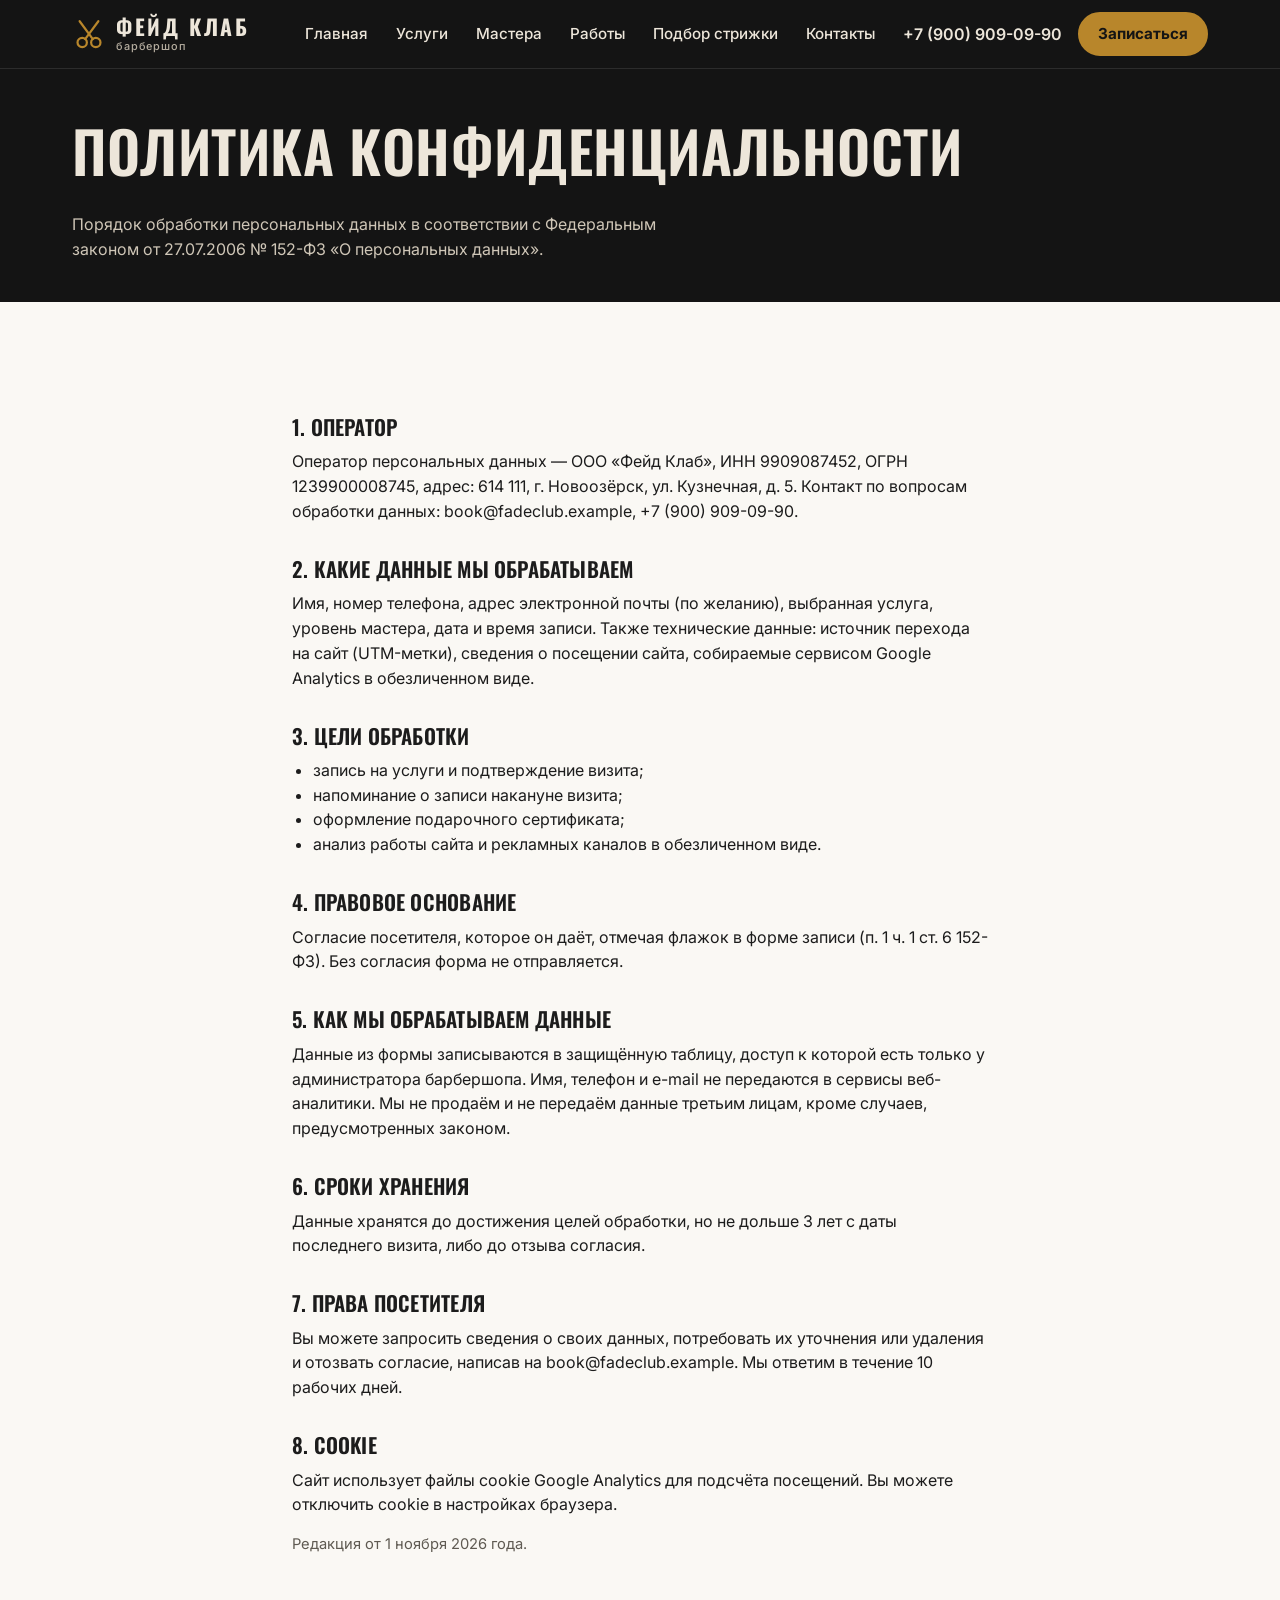
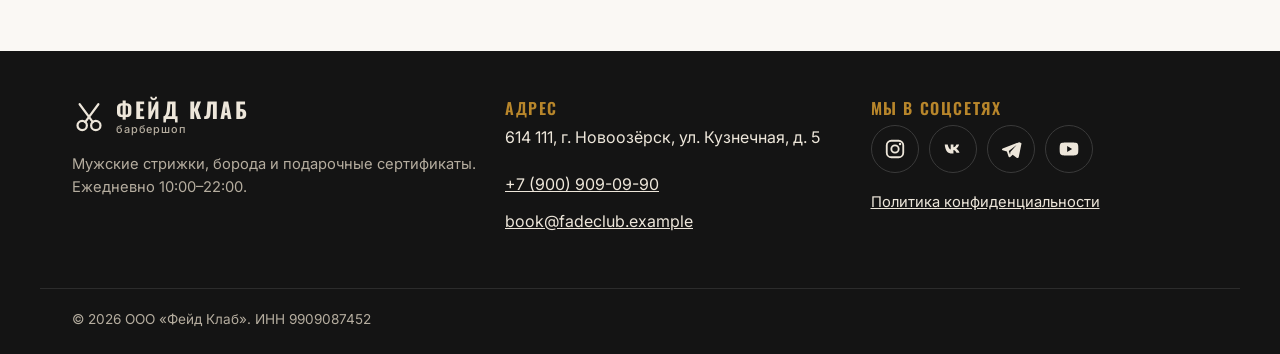
<file: privacy.html>
<!doctype html>
<html lang="ru">
<head>
  <meta charset="utf-8">
  <meta name="viewport" content="width=device-width, initial-scale=1">
  <!-- Google tag (gtag.js) — ресурс GA4 «ФЕЙД КЛАБ — сайт» -->
  <script async src="https://www.googletagmanager.com/gtag/js?id=G-H77TTNTSYH"></script>
  <script>
    window.dataLayer = window.dataLayer || [];
    function gtag(){dataLayer.push(arguments);}
    gtag('js', new Date());
    gtag('config', 'G-H77TTNTSYH');
    // Для проверки в DebugView: gtag('config', 'G-H77TTNTSYH', { debug_mode: true }); — перед сдачей убрать.
  </script>
  <title>Политика конфиденциальности — Фейд Клаб</title>
  <meta name="description" content="Политика обработки персональных данных ООО «Фейд Клаб» по 152-ФЗ: оператор, цели, состав данных, сроки хранения и права посетителя.">
  <link rel="canonical" href="https://tz-09-barbershop-feyd-klab.vercel.app/privacy.html">
  <meta property="og:type" content="website">
  <meta property="og:site_name" content="Фейд Клаб">
  <meta property="og:locale" content="ru_RU">
  <meta property="og:url" content="https://tz-09-barbershop-feyd-klab.vercel.app/privacy.html">
  <meta property="og:title" content="Политика конфиденциальности — Фейд Клаб">
  <meta property="og:description" content="Политика обработки персональных данных ООО «Фейд Клаб» по 152-ФЗ: оператор, цели, состав данных, сроки хранения и права посетителя.">
  <meta property="og:image" content="https://tz-09-barbershop-feyd-klab.vercel.app/img/og-image.jpg">
  <meta property="og:image:width" content="1200">
  <meta property="og:image:height" content="630">
  <meta name="theme-color" content="#141414">
  <link rel="icon" href="img/favicon.ico" sizes="any">
  <link rel="icon" type="image/png" href="img/favicon.png">
  <link rel="apple-touch-icon" href="img/apple-touch-icon.png">
  <link rel="preconnect" href="https://fonts.googleapis.com">
  <link rel="preconnect" href="https://fonts.gstatic.com" crossorigin>
  <link rel="stylesheet" href="https://fonts.googleapis.com/css2?family=Inter:wght@400;500;600;700&family=Oswald:wght@500;600;700&display=swap">
  <link rel="stylesheet" href="css/style.css">
  <script src="js/analytics.js" defer></script>
  <script src="js/main.js" defer></script>

</head>
<body>
<a class="skip" href="#main">Перейти к содержанию</a>
<header class="header">
  <div class="container header__inner">
    <a class="logo" href="index.html" aria-label="Фейд Клаб — на главную"><svg class="logo__mark" viewBox="0 0 40 40" aria-hidden="true"><circle cx="12" cy="30" r="5.5" fill="none" stroke="currentColor" stroke-width="2.6"/><circle cx="28" cy="30" r="5.5" fill="none" stroke="currentColor" stroke-width="2.6"/><path d="M15.5 26 31 5M24.5 26 9 5" stroke="currentColor" stroke-width="2.6" stroke-linecap="round"/></svg><span class="logo__text">ФЕЙД КЛАБ<small>барбершоп</small></span></a>
    <nav class="nav" id="nav" aria-label="Основное меню">
      <ul><li><a href="index.html">Главная</a></li><li><a href="services.html">Услуги</a></li><li><a href="masters.html">Мастера</a></li><li><a href="works.html">Работы</a></li><li><a href="style-quiz.html">Подбор стрижки</a></li><li><a href="contacts.html">Контакты</a></li></ul>
    </nav>
    <a class="header__phone" href="tel:+79009090990" data-event="contact_click" data-contact-type="phone">+7 (900) 909-09-90</a>
    <a class="btn btn--small header__cta" href="contacts.html#booking" data-event="cta_click" data-button-name="header_book" data-page-section="header">Записаться</a>
    <button class="burger" type="button" aria-controls="nav" aria-expanded="false" aria-label="Открыть меню"><span></span></button>
  </div>
</header>
<main id="main">

<section class="page-head"><div class="container"><h1>Политика конфиденциальности</h1><p>Порядок обработки персональных данных в соответствии с Федеральным законом от 27.07.2006 № 152-ФЗ «О персональных данных».</p></div></section>
<section class="section">
  <div class="container prose">
    <h2>1. Оператор</h2>
    <p>Оператор персональных данных — ООО «Фейд Клаб», ИНН 9909087452, ОГРН 1239900008745, адрес: 614 111, г. Новоозёрск, ул. Кузнечная, д. 5. Контакт по вопросам обработки данных: book@fadeclub.example, +7 (900) 909-09-90.</p>
    <h2>2. Какие данные мы обрабатываем</h2>
    <p>Имя, номер телефона, адрес электронной почты (по желанию), выбранная услуга, уровень мастера, дата и время записи. Также технические данные: источник перехода на сайт (UTM-метки), сведения о посещении сайта, собираемые сервисом Google Analytics в обезличенном виде.</p>
    <h2>3. Цели обработки</h2>
    <ul>
      <li>запись на услуги и подтверждение визита;</li>
      <li>напоминание о записи накануне визита;</li>
      <li>оформление подарочного сертификата;</li>
      <li>анализ работы сайта и рекламных каналов в обезличенном виде.</li>
    </ul>
    <h2>4. Правовое основание</h2>
    <p>Согласие посетителя, которое он даёт, отмечая флажок в форме записи (п. 1 ч. 1 ст. 6 152-ФЗ). Без согласия форма не отправляется.</p>
    <h2>5. Как мы обрабатываем данные</h2>
    <p>Данные из формы записываются в защищённую таблицу, доступ к которой есть только у администратора барбершопа. Имя, телефон и e-mail не передаются в сервисы веб-аналитики. Мы не продаём и не передаём данные третьим лицам, кроме случаев, предусмотренных законом.</p>
    <h2>6. Сроки хранения</h2>
    <p>Данные хранятся до достижения целей обработки, но не дольше 3 лет с даты последнего визита, либо до отзыва согласия.</p>
    <h2>7. Права посетителя</h2>
    <p>Вы можете запросить сведения о своих данных, потребовать их уточнения или удаления и отозвать согласие, написав на book@fadeclub.example. Мы ответим в течение 10 рабочих дней.</p>
    <h2>8. Cookie</h2>
    <p>Сайт использует файлы cookie Google Analytics для подсчёта посещений. Вы можете отключить cookie в настройках браузера.</p>
    <p class="hint">Редакция от 1 ноября 2026 года.</p>
  </div>
</section>
</main>
<footer class="footer">
  <div class="container footer__grid">
    <div>
      <a class="logo logo--footer" href="index.html"><svg class="logo__mark" viewBox="0 0 40 40" aria-hidden="true"><circle cx="12" cy="30" r="5.5" fill="none" stroke="currentColor" stroke-width="2.6"/><circle cx="28" cy="30" r="5.5" fill="none" stroke="currentColor" stroke-width="2.6"/><path d="M15.5 26 31 5M24.5 26 9 5" stroke="currentColor" stroke-width="2.6" stroke-linecap="round"/></svg><span class="logo__text">ФЕЙД КЛАБ<small>барбершоп</small></span></a>
      <p class="footer__muted">Мужские стрижки, борода и подарочные сертификаты. Ежедневно 10:00–22:00.</p>
    </div>
    <div>
      <h2 class="footer__title">Адрес</h2>
      <p>614 111, г. Новоозёрск, ул. Кузнечная, д. 5</p>
      <p><a href="tel:+79009090990" data-event="contact_click" data-contact-type="phone">+7 (900) 909-09-90</a><br>
      <a href="mailto:book@fadeclub.example" data-event="contact_click" data-contact-type="email">book@fadeclub.example</a></p>
    </div>
    <div>
      <h2 class="footer__title">Мы в соцсетях</h2>
      <div class="social"><a class="social__link" href="https://www.instagram.com/fade_club_barber/" target="_blank" rel="noopener" aria-label="Instagram" data-event="social_click" data-network="instagram" data-page-section="footer"><svg viewBox="0 0 24 24" aria-hidden="true"><rect x="3" y="3" width="18" height="18" rx="5" fill="none" stroke="currentColor" stroke-width="2"/><circle cx="12" cy="12" r="4" fill="none" stroke="currentColor" stroke-width="2"/><circle cx="17.5" cy="6.5" r="1.3" fill="currentColor"/></svg></a><a class="social__link" href="https://vk.com/fade_club_barber" target="_blank" rel="noopener" aria-label="ВКонтакте" data-event="social_click" data-network="vk" data-page-section="footer"><svg viewBox="0 0 24 24" aria-hidden="true"><path fill="currentColor" d="M3 7h3.2c.5 2.6 1.8 5 3.3 5.6V7h3v3.2c1.3-.2 2.7-1.7 3.2-3.2h3c-.5 2-2 3.8-3.2 4.6 1.2.6 3 2.1 3.6 4.4h-3.3c-.6-1.6-1.9-2.8-3.3-3V17H11C6.3 17 3.6 13.8 3 7z"/></svg></a><a class="social__link" href="https://t.me/fadeclub_barbershop" target="_blank" rel="noopener" aria-label="Telegram" data-event="social_click" data-network="telegram" data-page-section="footer"><svg viewBox="0 0 24 24" aria-hidden="true"><path fill="currentColor" d="M21.5 4.3 2.9 11.5c-1 .4-1 1.6 0 1.9l4.6 1.4 1.8 5.4c.3.8 1.3 1 1.9.4l2.6-2.4 4.7 3.5c.7.5 1.7.1 1.9-.7l3-14.6c.2-1-.9-1.7-1.9-1.1zM9.6 14.3l8.5-6.8-6.8 7.8-.3 2.9z"/></svg></a><a class="social__link" href="https://www.youtube.com/@fade_club_barber" target="_blank" rel="noopener" aria-label="YouTube" data-event="social_click" data-network="youtube" data-page-section="footer"><svg viewBox="0 0 24 24" aria-hidden="true"><path fill="currentColor" d="M22 8.2c-.2-1.6-1-2.7-2.6-2.9C16.9 5 12 5 12 5s-4.9 0-7.4.3C3 5.5 2.2 6.6 2 8.2 1.8 9.6 1.8 12 1.8 12s0 2.4.2 3.8c.2 1.6 1 2.7 2.6 2.9 2.5.3 7.4.3 7.4.3s4.9 0 7.4-.3c1.6-.2 2.4-1.3 2.6-2.9.2-1.4.2-3.8.2-3.8s0-2.4-.2-3.8zM10 15.2V8.8l5.4 3.2z"/></svg></a></div>
      <p class="footer__muted"><a href="privacy.html">Политика конфиденциальности</a></p>
    </div>
  </div>
  <div class="container footer__bottom">© 2026 ООО «Фейд Клаб». ИНН 9909087452</div>
</footer>
</body>
</html>
</file>
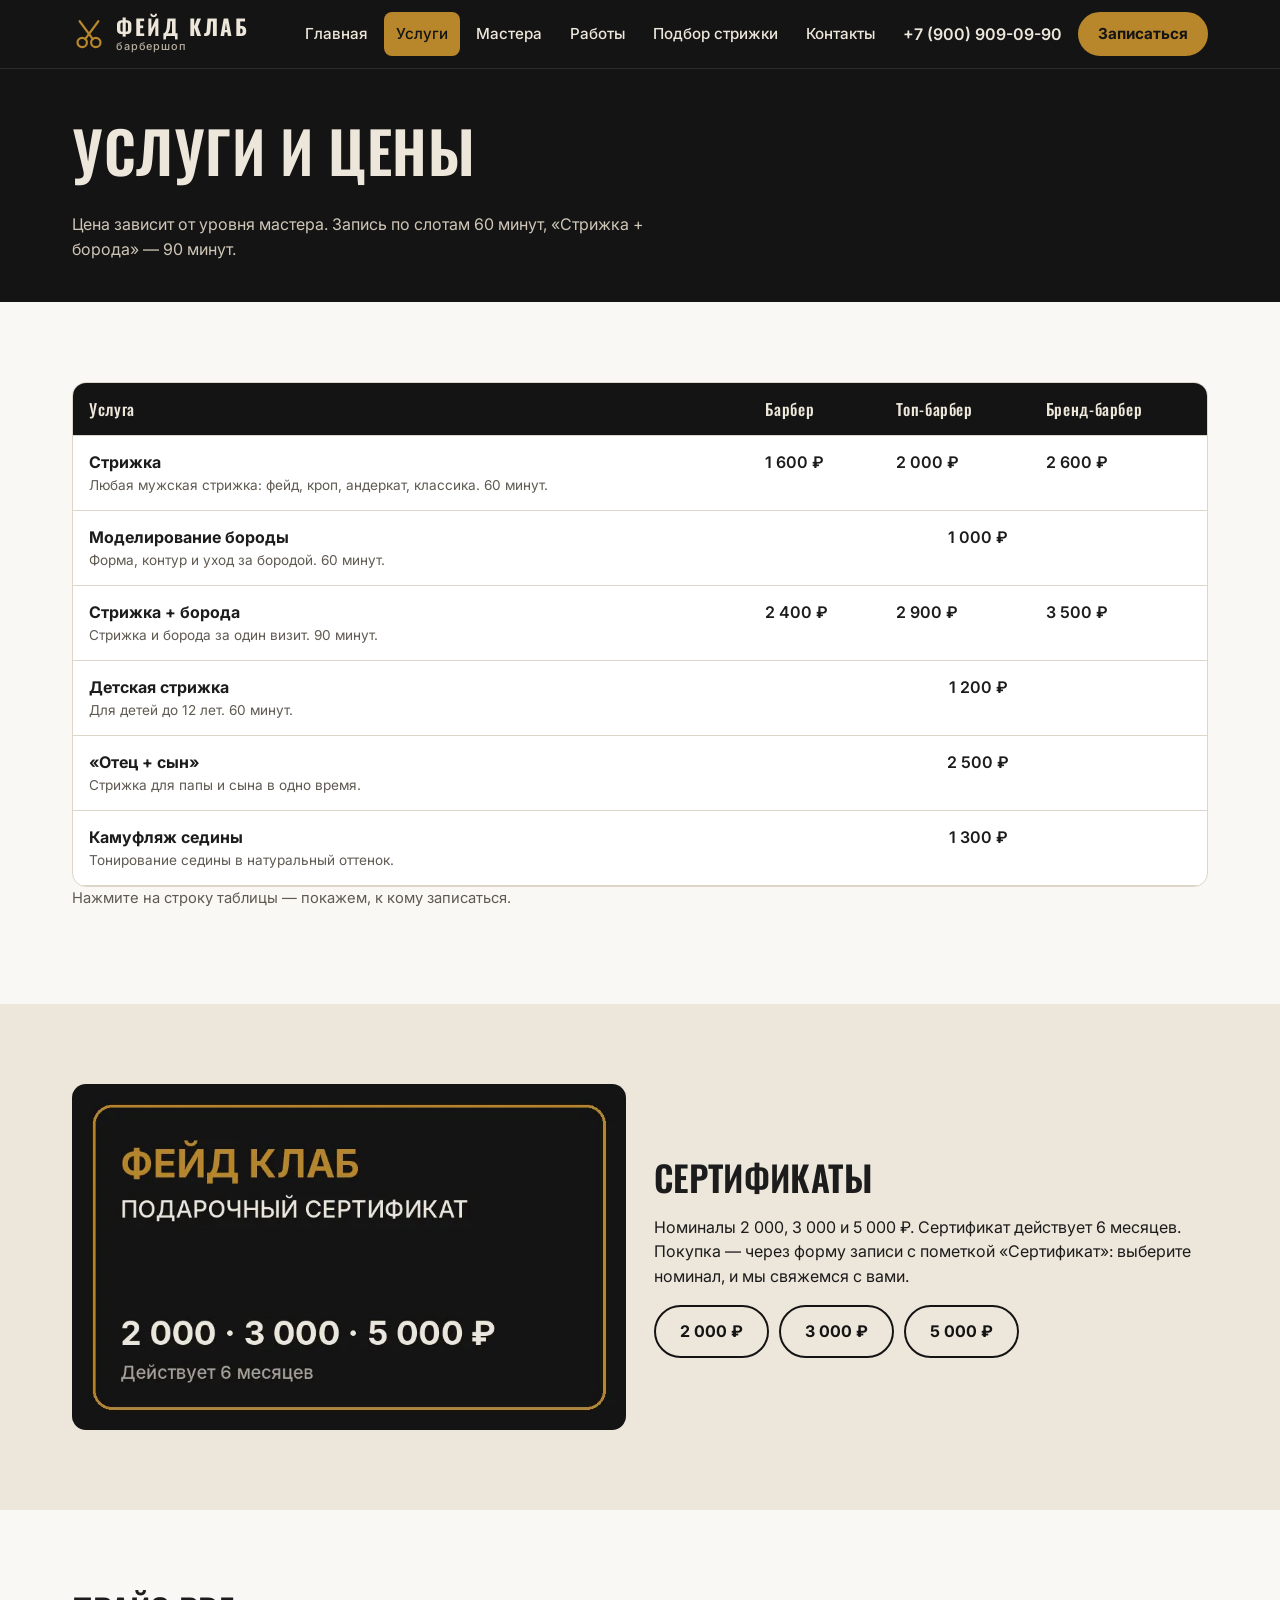
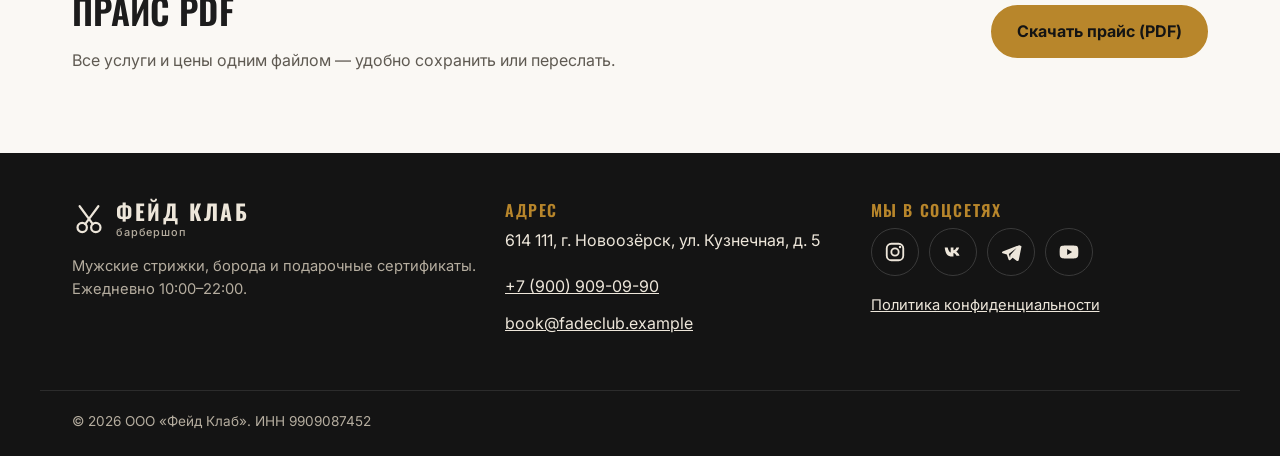
<file: services.html>
<!doctype html>
<html lang="ru">
<head>
  <meta charset="utf-8">
  <meta name="viewport" content="width=device-width, initial-scale=1">
  <!-- Google tag (gtag.js) — ресурс GA4 «ФЕЙД КЛАБ — сайт» -->
  <script async src="https://www.googletagmanager.com/gtag/js?id=G-H77TTNTSYH"></script>
  <script>
    window.dataLayer = window.dataLayer || [];
    function gtag(){dataLayer.push(arguments);}
    gtag('js', new Date());
    gtag('config', 'G-H77TTNTSYH');
    // Для проверки в DebugView: gtag('config', 'G-H77TTNTSYH', { debug_mode: true }); — перед сдачей убрать.
  </script>
  <title>Услуги и цены — Фейд Клаб</title>
  <meta name="description" content="Цены на стрижки, бороду, детские стрижки и камуфляж седины у барберов, топ-барберов и бренд-барберов. Подарочные сертификаты.">
  <link rel="canonical" href="https://tz-09-barbershop-feyd-klab.vercel.app/services.html">
  <meta property="og:type" content="website">
  <meta property="og:site_name" content="Фейд Клаб">
  <meta property="og:locale" content="ru_RU">
  <meta property="og:url" content="https://tz-09-barbershop-feyd-klab.vercel.app/services.html">
  <meta property="og:title" content="Услуги и цены — Фейд Клаб">
  <meta property="og:description" content="Цены на стрижки, бороду, детские стрижки и камуфляж седины у барберов, топ-барберов и бренд-барберов. Подарочные сертификаты.">
  <meta property="og:image" content="https://tz-09-barbershop-feyd-klab.vercel.app/img/og-image.jpg">
  <meta property="og:image:width" content="1200">
  <meta property="og:image:height" content="630">
  <meta name="theme-color" content="#141414">
  <link rel="icon" href="img/favicon.ico" sizes="any">
  <link rel="icon" type="image/png" href="img/favicon.png">
  <link rel="apple-touch-icon" href="img/apple-touch-icon.png">
  <link rel="preconnect" href="https://fonts.googleapis.com">
  <link rel="preconnect" href="https://fonts.gstatic.com" crossorigin>
  <link rel="stylesheet" href="https://fonts.googleapis.com/css2?family=Inter:wght@400;500;600;700&family=Oswald:wght@500;600;700&display=swap">
  <link rel="stylesheet" href="css/style.css">
  <script src="js/analytics.js" defer></script>
  <script src="js/main.js" defer></script>

</head>
<body>
<a class="skip" href="#main">Перейти к содержанию</a>
<header class="header">
  <div class="container header__inner">
    <a class="logo" href="index.html" aria-label="Фейд Клаб — на главную"><svg class="logo__mark" viewBox="0 0 40 40" aria-hidden="true"><circle cx="12" cy="30" r="5.5" fill="none" stroke="currentColor" stroke-width="2.6"/><circle cx="28" cy="30" r="5.5" fill="none" stroke="currentColor" stroke-width="2.6"/><path d="M15.5 26 31 5M24.5 26 9 5" stroke="currentColor" stroke-width="2.6" stroke-linecap="round"/></svg><span class="logo__text">ФЕЙД КЛАБ<small>барбершоп</small></span></a>
    <nav class="nav" id="nav" aria-label="Основное меню">
      <ul><li><a href="index.html">Главная</a></li><li><a href="services.html" aria-current="page" class="is-active">Услуги</a></li><li><a href="masters.html">Мастера</a></li><li><a href="works.html">Работы</a></li><li><a href="style-quiz.html">Подбор стрижки</a></li><li><a href="contacts.html">Контакты</a></li></ul>
    </nav>
    <a class="header__phone" href="tel:+79009090990" data-event="contact_click" data-contact-type="phone">+7 (900) 909-09-90</a>
    <a class="btn btn--small header__cta" href="contacts.html#booking" data-event="cta_click" data-button-name="header_book" data-page-section="header">Записаться</a>
    <button class="burger" type="button" aria-controls="nav" aria-expanded="false" aria-label="Открыть меню"><span></span></button>
  </div>
</header>
<main id="main">

<section class="page-head"><div class="container"><h1>Услуги и цены</h1><p>Цена зависит от уровня мастера. Запись по слотам 60 минут, «Стрижка + борода» — 90 минут.</p></div></section>
<section class="section">
  <div class="container">
    <h2 class="visually-hidden">Таблица цен по уровням</h2>
    <div class="table-wrap">
      <table class="price-table">
        <thead><tr><th scope="col">Услуга</th><th scope="col">Барбер</th><th scope="col">Топ-барбер</th><th scope="col">Бренд-барбер</th></tr></thead>
        <tbody><tr data-event="service_view" data-service-name="haircut" tabindex="0"><th scope="row">Стрижка<small>Любая мужская стрижка: фейд, кроп, андеркат, классика. 60 минут.</small></th><td>1 600 ₽</td><td>2 000 ₽</td><td>2 600 ₽</td></tr><tr data-event="service_view" data-service-name="beard" tabindex="0"><th scope="row">Моделирование бороды<small>Форма, контур и уход за бородой. 60 минут.</small></th><td colspan="3" class="t-center">1 000 ₽</td></tr><tr data-event="service_view" data-service-name="combo" tabindex="0"><th scope="row">Стрижка + борода<small>Стрижка и борода за один визит. 90 минут.</small></th><td>2 400 ₽</td><td>2 900 ₽</td><td>3 500 ₽</td></tr><tr data-event="service_view" data-service-name="kids" tabindex="0"><th scope="row">Детская стрижка<small>Для детей до 12 лет. 60 минут.</small></th><td colspan="3" class="t-center">1 200 ₽</td></tr><tr data-event="service_view" data-service-name="father_son" tabindex="0"><th scope="row">«Отец + сын»<small>Стрижка для папы и сына в одно время.</small></th><td colspan="3" class="t-center">2 500 ₽</td></tr><tr data-event="service_view" data-service-name="grey" tabindex="0"><th scope="row">Камуфляж седины<small>Тонирование седины в натуральный оттенок.</small></th><td colspan="3" class="t-center">1 300 ₽</td></tr></tbody>
      </table>
    </div>
    <p class="hint">Нажмите на строку таблицы — покажем, к кому записаться.</p>
  </div>
</section>
<section class="section section--beige" id="gift">
  <div class="container gift">
    <img class="gift__img" src="img/gift.webp" width="800" height="500" loading="lazy" alt="Подарочный сертификат «Фейд Клаб» номиналом 2 000, 3 000 и 5 000 рублей">
    <div>
      <h2>Сертификаты</h2>
      <p>Номиналы 2 000, 3 000 и 5 000 ₽. Сертификат действует 6 месяцев. Покупка — через форму записи с пометкой «Сертификат»: выберите номинал, и мы свяжемся с вами.</p>
      <div class="gift__amounts"><a class="btn btn--outline" href="contacts.html?service=gift_card&amp;amount=2000#booking" data-event="gift_card_click" data-gift-amount="2000" data-page-section="services_gift">2 000 ₽</a><a class="btn btn--outline" href="contacts.html?service=gift_card&amp;amount=3000#booking" data-event="gift_card_click" data-gift-amount="3000" data-page-section="services_gift">3 000 ₽</a><a class="btn btn--outline" href="contacts.html?service=gift_card&amp;amount=5000#booking" data-event="gift_card_click" data-gift-amount="5000" data-page-section="services_gift">5 000 ₽</a></div>
    </div>
  </div>
</section>
<section class="section">
  <div class="container pdf-box">
    <div><h2>Прайс PDF</h2><p>Все услуги и цены одним файлом — удобно сохранить или переслать.</p></div>
    <a class="btn" href="files/fade-club-price.pdf" download>Скачать прайс (PDF)</a>
  </div>
</section>
</main>
<footer class="footer">
  <div class="container footer__grid">
    <div>
      <a class="logo logo--footer" href="index.html"><svg class="logo__mark" viewBox="0 0 40 40" aria-hidden="true"><circle cx="12" cy="30" r="5.5" fill="none" stroke="currentColor" stroke-width="2.6"/><circle cx="28" cy="30" r="5.5" fill="none" stroke="currentColor" stroke-width="2.6"/><path d="M15.5 26 31 5M24.5 26 9 5" stroke="currentColor" stroke-width="2.6" stroke-linecap="round"/></svg><span class="logo__text">ФЕЙД КЛАБ<small>барбершоп</small></span></a>
      <p class="footer__muted">Мужские стрижки, борода и подарочные сертификаты. Ежедневно 10:00–22:00.</p>
    </div>
    <div>
      <h2 class="footer__title">Адрес</h2>
      <p>614 111, г. Новоозёрск, ул. Кузнечная, д. 5</p>
      <p><a href="tel:+79009090990" data-event="contact_click" data-contact-type="phone">+7 (900) 909-09-90</a><br>
      <a href="mailto:book@fadeclub.example" data-event="contact_click" data-contact-type="email">book@fadeclub.example</a></p>
    </div>
    <div>
      <h2 class="footer__title">Мы в соцсетях</h2>
      <div class="social"><a class="social__link" href="https://www.instagram.com/fade_club_barber/" target="_blank" rel="noopener" aria-label="Instagram" data-event="social_click" data-network="instagram" data-page-section="footer"><svg viewBox="0 0 24 24" aria-hidden="true"><rect x="3" y="3" width="18" height="18" rx="5" fill="none" stroke="currentColor" stroke-width="2"/><circle cx="12" cy="12" r="4" fill="none" stroke="currentColor" stroke-width="2"/><circle cx="17.5" cy="6.5" r="1.3" fill="currentColor"/></svg></a><a class="social__link" href="https://vk.com/fade_club_barber" target="_blank" rel="noopener" aria-label="ВКонтакте" data-event="social_click" data-network="vk" data-page-section="footer"><svg viewBox="0 0 24 24" aria-hidden="true"><path fill="currentColor" d="M3 7h3.2c.5 2.6 1.8 5 3.3 5.6V7h3v3.2c1.3-.2 2.7-1.7 3.2-3.2h3c-.5 2-2 3.8-3.2 4.6 1.2.6 3 2.1 3.6 4.4h-3.3c-.6-1.6-1.9-2.8-3.3-3V17H11C6.3 17 3.6 13.8 3 7z"/></svg></a><a class="social__link" href="https://t.me/fadeclub_barbershop" target="_blank" rel="noopener" aria-label="Telegram" data-event="social_click" data-network="telegram" data-page-section="footer"><svg viewBox="0 0 24 24" aria-hidden="true"><path fill="currentColor" d="M21.5 4.3 2.9 11.5c-1 .4-1 1.6 0 1.9l4.6 1.4 1.8 5.4c.3.8 1.3 1 1.9.4l2.6-2.4 4.7 3.5c.7.5 1.7.1 1.9-.7l3-14.6c.2-1-.9-1.7-1.9-1.1zM9.6 14.3l8.5-6.8-6.8 7.8-.3 2.9z"/></svg></a><a class="social__link" href="https://www.youtube.com/@fade_club_barber" target="_blank" rel="noopener" aria-label="YouTube" data-event="social_click" data-network="youtube" data-page-section="footer"><svg viewBox="0 0 24 24" aria-hidden="true"><path fill="currentColor" d="M22 8.2c-.2-1.6-1-2.7-2.6-2.9C16.9 5 12 5 12 5s-4.9 0-7.4.3C3 5.5 2.2 6.6 2 8.2 1.8 9.6 1.8 12 1.8 12s0 2.4.2 3.8c.2 1.6 1 2.7 2.6 2.9 2.5.3 7.4.3 7.4.3s4.9 0 7.4-.3c1.6-.2 2.4-1.3 2.6-2.9.2-1.4.2-3.8.2-3.8s0-2.4-.2-3.8zM10 15.2V8.8l5.4 3.2z"/></svg></a></div>
      <p class="footer__muted"><a href="privacy.html">Политика конфиденциальности</a></p>
    </div>
  </div>
  <div class="container footer__bottom">© 2026 ООО «Фейд Клаб». ИНН 9909087452</div>
</footer>
</body>
</html>
</file>
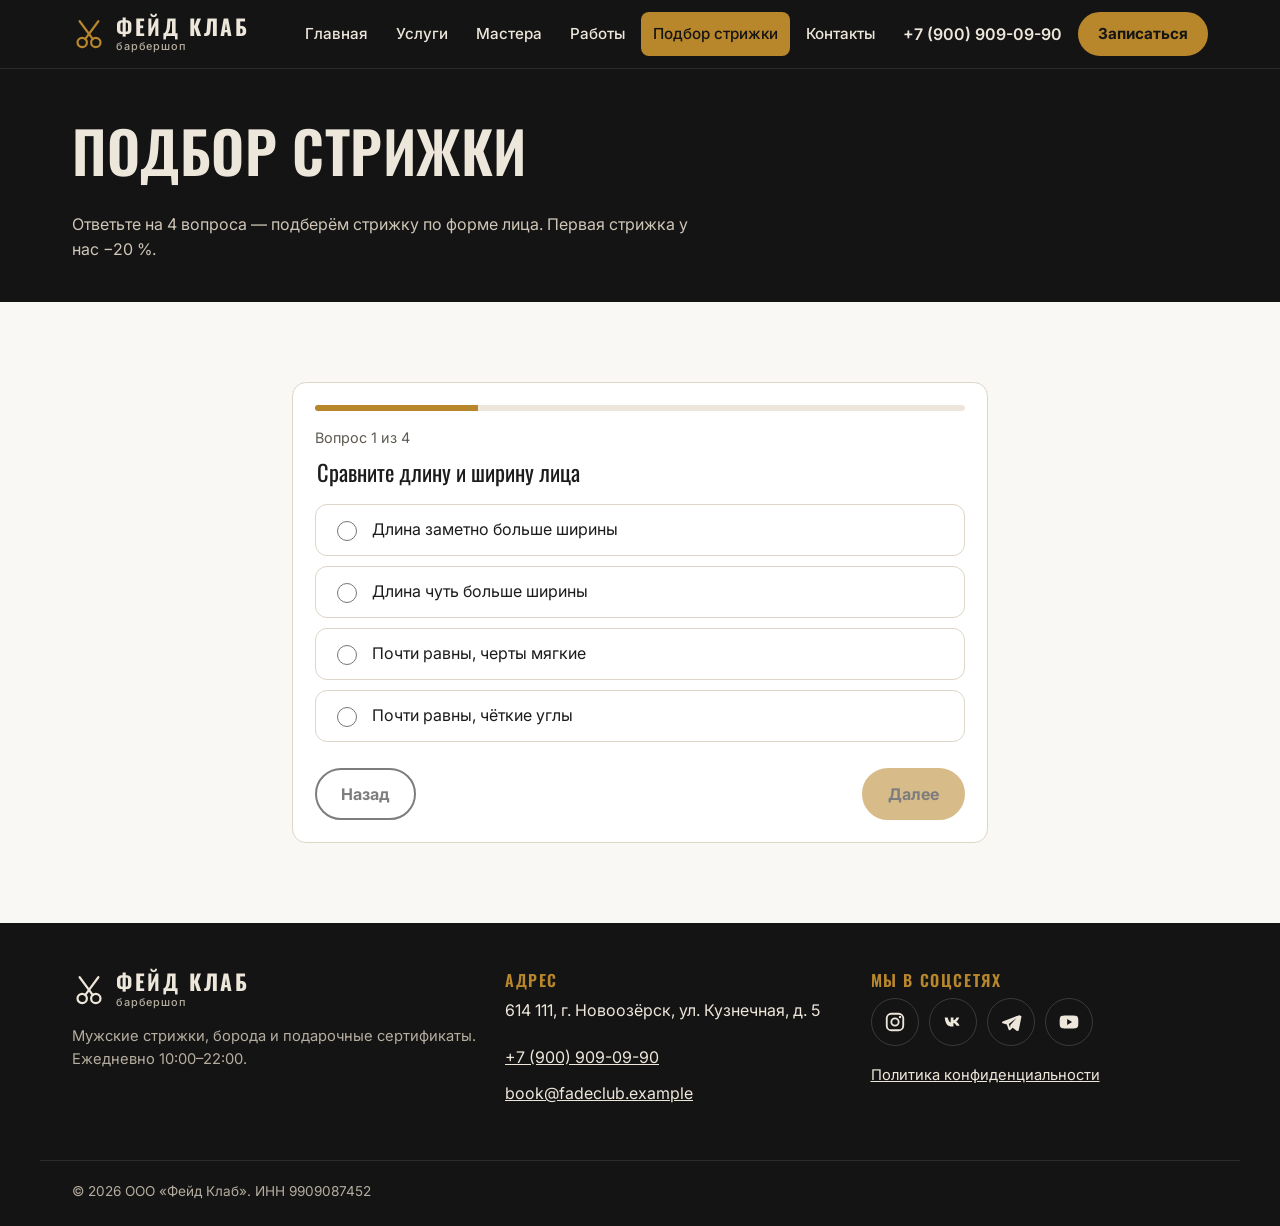
<file: style-quiz.html>
<!doctype html>
<html lang="ru">
<head>
  <meta charset="utf-8">
  <meta name="viewport" content="width=device-width, initial-scale=1">
  <!-- Google tag (gtag.js) — ресурс GA4 «ФЕЙД КЛАБ — сайт» -->
  <script async src="https://www.googletagmanager.com/gtag/js?id=G-H77TTNTSYH"></script>
  <script>
    window.dataLayer = window.dataLayer || [];
    function gtag(){dataLayer.push(arguments);}
    gtag('js', new Date());
    gtag('config', 'G-H77TTNTSYH');
    // Для проверки в DebugView: gtag('config', 'G-H77TTNTSYH', { debug_mode: true }); — перед сдачей убрать.
  </script>
  <title>Подбор стрижки по форме лица — Фейд Клаб</title>
  <meta name="description" content="Тест из 4 вопросов: определите форму лица и получите 3 подходящие стрижки и промокод FIRST20 на первую стрижку −20 %.">
  <link rel="canonical" href="https://tz-09-barbershop-feyd-klab.vercel.app/style-quiz.html">
  <meta property="og:type" content="website">
  <meta property="og:site_name" content="Фейд Клаб">
  <meta property="og:locale" content="ru_RU">
  <meta property="og:url" content="https://tz-09-barbershop-feyd-klab.vercel.app/style-quiz.html">
  <meta property="og:title" content="Подбор стрижки по форме лица — Фейд Клаб">
  <meta property="og:description" content="Тест из 4 вопросов: определите форму лица и получите 3 подходящие стрижки и промокод FIRST20 на первую стрижку −20 %.">
  <meta property="og:image" content="https://tz-09-barbershop-feyd-klab.vercel.app/img/og-image.jpg">
  <meta property="og:image:width" content="1200">
  <meta property="og:image:height" content="630">
  <meta name="theme-color" content="#141414">
  <link rel="icon" href="img/favicon.ico" sizes="any">
  <link rel="icon" type="image/png" href="img/favicon.png">
  <link rel="apple-touch-icon" href="img/apple-touch-icon.png">
  <link rel="preconnect" href="https://fonts.googleapis.com">
  <link rel="preconnect" href="https://fonts.gstatic.com" crossorigin>
  <link rel="stylesheet" href="https://fonts.googleapis.com/css2?family=Inter:wght@400;500;600;700&family=Oswald:wght@500;600;700&display=swap">
  <link rel="stylesheet" href="css/style.css">
  <script src="js/analytics.js" defer></script>
  <script src="js/main.js" defer></script>
  <script src="js/quiz.js" defer></script>
</head>
<body>
<a class="skip" href="#main">Перейти к содержанию</a>
<header class="header">
  <div class="container header__inner">
    <a class="logo" href="index.html" aria-label="Фейд Клаб — на главную"><svg class="logo__mark" viewBox="0 0 40 40" aria-hidden="true"><circle cx="12" cy="30" r="5.5" fill="none" stroke="currentColor" stroke-width="2.6"/><circle cx="28" cy="30" r="5.5" fill="none" stroke="currentColor" stroke-width="2.6"/><path d="M15.5 26 31 5M24.5 26 9 5" stroke="currentColor" stroke-width="2.6" stroke-linecap="round"/></svg><span class="logo__text">ФЕЙД КЛАБ<small>барбершоп</small></span></a>
    <nav class="nav" id="nav" aria-label="Основное меню">
      <ul><li><a href="index.html">Главная</a></li><li><a href="services.html">Услуги</a></li><li><a href="masters.html">Мастера</a></li><li><a href="works.html">Работы</a></li><li><a href="style-quiz.html" aria-current="page" class="is-active">Подбор стрижки</a></li><li><a href="contacts.html">Контакты</a></li></ul>
    </nav>
    <a class="header__phone" href="tel:+79009090990" data-event="contact_click" data-contact-type="phone">+7 (900) 909-09-90</a>
    <a class="btn btn--small header__cta" href="contacts.html#booking" data-event="cta_click" data-button-name="header_book" data-page-section="header">Записаться</a>
    <button class="burger" type="button" aria-controls="nav" aria-expanded="false" aria-label="Открыть меню"><span></span></button>
  </div>
</header>
<main id="main">

<section class="page-head"><div class="container"><h1>Подбор стрижки</h1><p>Ответьте на 4 вопроса — подберём стрижку по форме лица. Первая стрижка у нас −20&nbsp;%.</p></div></section>
<section class="section">
  <div class="container quiz-wrap">
    <h2 class="visually-hidden">Тест «Форма лица»</h2>
    <form class="quiz card" data-quiz novalidate>
      <div class="quiz__progress" aria-hidden="true"><span data-quiz-bar></span></div>
      <p class="quiz__step" data-quiz-step>Вопрос 1 из 4</p>
      <div data-quiz-body></div>
      <div class="quiz__nav">
        <button type="button" class="btn btn--ghost-dark" data-quiz-back disabled>Назад</button>
        <button type="button" class="btn" data-quiz-next disabled>Далее</button>
      </div>
    </form>

    <div class="quiz-result" data-quiz-result hidden>
      <h2>Ваша форма лица: <span class="accent-dark" data-face-name></span></h2>
      <p data-face-text></p>
      <h3>Рекомендованные стрижки</h3>
      <ul class="gallery gallery--3" data-reco></ul>

      <div class="promo">
        <div>
          <p class="promo__label">Промокод на первую стрижку −20&nbsp;%</p>
          <p class="promo__code" id="promo-code">FIRST20</p>
        </div>
        <button type="button" class="btn btn--outline-dark" id="copy-promo" data-event="promo_copy" data-promo-code="FIRST20">Скопировать</button>
      </div>
      <p class="promo__done" data-copy-done role="status" aria-live="polite"></p>

      <div class="quiz-result__actions">
        <a class="btn" href="contacts.html#booking" data-event="cta_click" data-button-name="quiz_book" data-page-section="quiz_result">Записаться со скидкой</a>
        <button type="button" class="btn btn--ghost-dark" data-quiz-restart>Пройти заново</button>
      </div>
    </div>
  </div>
</section>
</main>
<footer class="footer">
  <div class="container footer__grid">
    <div>
      <a class="logo logo--footer" href="index.html"><svg class="logo__mark" viewBox="0 0 40 40" aria-hidden="true"><circle cx="12" cy="30" r="5.5" fill="none" stroke="currentColor" stroke-width="2.6"/><circle cx="28" cy="30" r="5.5" fill="none" stroke="currentColor" stroke-width="2.6"/><path d="M15.5 26 31 5M24.5 26 9 5" stroke="currentColor" stroke-width="2.6" stroke-linecap="round"/></svg><span class="logo__text">ФЕЙД КЛАБ<small>барбершоп</small></span></a>
      <p class="footer__muted">Мужские стрижки, борода и подарочные сертификаты. Ежедневно 10:00–22:00.</p>
    </div>
    <div>
      <h2 class="footer__title">Адрес</h2>
      <p>614 111, г. Новоозёрск, ул. Кузнечная, д. 5</p>
      <p><a href="tel:+79009090990" data-event="contact_click" data-contact-type="phone">+7 (900) 909-09-90</a><br>
      <a href="mailto:book@fadeclub.example" data-event="contact_click" data-contact-type="email">book@fadeclub.example</a></p>
    </div>
    <div>
      <h2 class="footer__title">Мы в соцсетях</h2>
      <div class="social"><a class="social__link" href="https://www.instagram.com/fade_club_barber/" target="_blank" rel="noopener" aria-label="Instagram" data-event="social_click" data-network="instagram" data-page-section="footer"><svg viewBox="0 0 24 24" aria-hidden="true"><rect x="3" y="3" width="18" height="18" rx="5" fill="none" stroke="currentColor" stroke-width="2"/><circle cx="12" cy="12" r="4" fill="none" stroke="currentColor" stroke-width="2"/><circle cx="17.5" cy="6.5" r="1.3" fill="currentColor"/></svg></a><a class="social__link" href="https://vk.com/fade_club_barber" target="_blank" rel="noopener" aria-label="ВКонтакте" data-event="social_click" data-network="vk" data-page-section="footer"><svg viewBox="0 0 24 24" aria-hidden="true"><path fill="currentColor" d="M3 7h3.2c.5 2.6 1.8 5 3.3 5.6V7h3v3.2c1.3-.2 2.7-1.7 3.2-3.2h3c-.5 2-2 3.8-3.2 4.6 1.2.6 3 2.1 3.6 4.4h-3.3c-.6-1.6-1.9-2.8-3.3-3V17H11C6.3 17 3.6 13.8 3 7z"/></svg></a><a class="social__link" href="https://t.me/fadeclub_barbershop" target="_blank" rel="noopener" aria-label="Telegram" data-event="social_click" data-network="telegram" data-page-section="footer"><svg viewBox="0 0 24 24" aria-hidden="true"><path fill="currentColor" d="M21.5 4.3 2.9 11.5c-1 .4-1 1.6 0 1.9l4.6 1.4 1.8 5.4c.3.8 1.3 1 1.9.4l2.6-2.4 4.7 3.5c.7.5 1.7.1 1.9-.7l3-14.6c.2-1-.9-1.7-1.9-1.1zM9.6 14.3l8.5-6.8-6.8 7.8-.3 2.9z"/></svg></a><a class="social__link" href="https://www.youtube.com/@fade_club_barber" target="_blank" rel="noopener" aria-label="YouTube" data-event="social_click" data-network="youtube" data-page-section="footer"><svg viewBox="0 0 24 24" aria-hidden="true"><path fill="currentColor" d="M22 8.2c-.2-1.6-1-2.7-2.6-2.9C16.9 5 12 5 12 5s-4.9 0-7.4.3C3 5.5 2.2 6.6 2 8.2 1.8 9.6 1.8 12 1.8 12s0 2.4.2 3.8c.2 1.6 1 2.7 2.6 2.9 2.5.3 7.4.3 7.4.3s4.9 0 7.4-.3c1.6-.2 2.4-1.3 2.6-2.9.2-1.4.2-3.8.2-3.8s0-2.4-.2-3.8zM10 15.2V8.8l5.4 3.2z"/></svg></a></div>
      <p class="footer__muted"><a href="privacy.html">Политика конфиденциальности</a></p>
    </div>
  </div>
  <div class="container footer__bottom">© 2026 ООО «Фейд Клаб». ИНН 9909087452</div>
</footer>
</body>
</html>
</file>
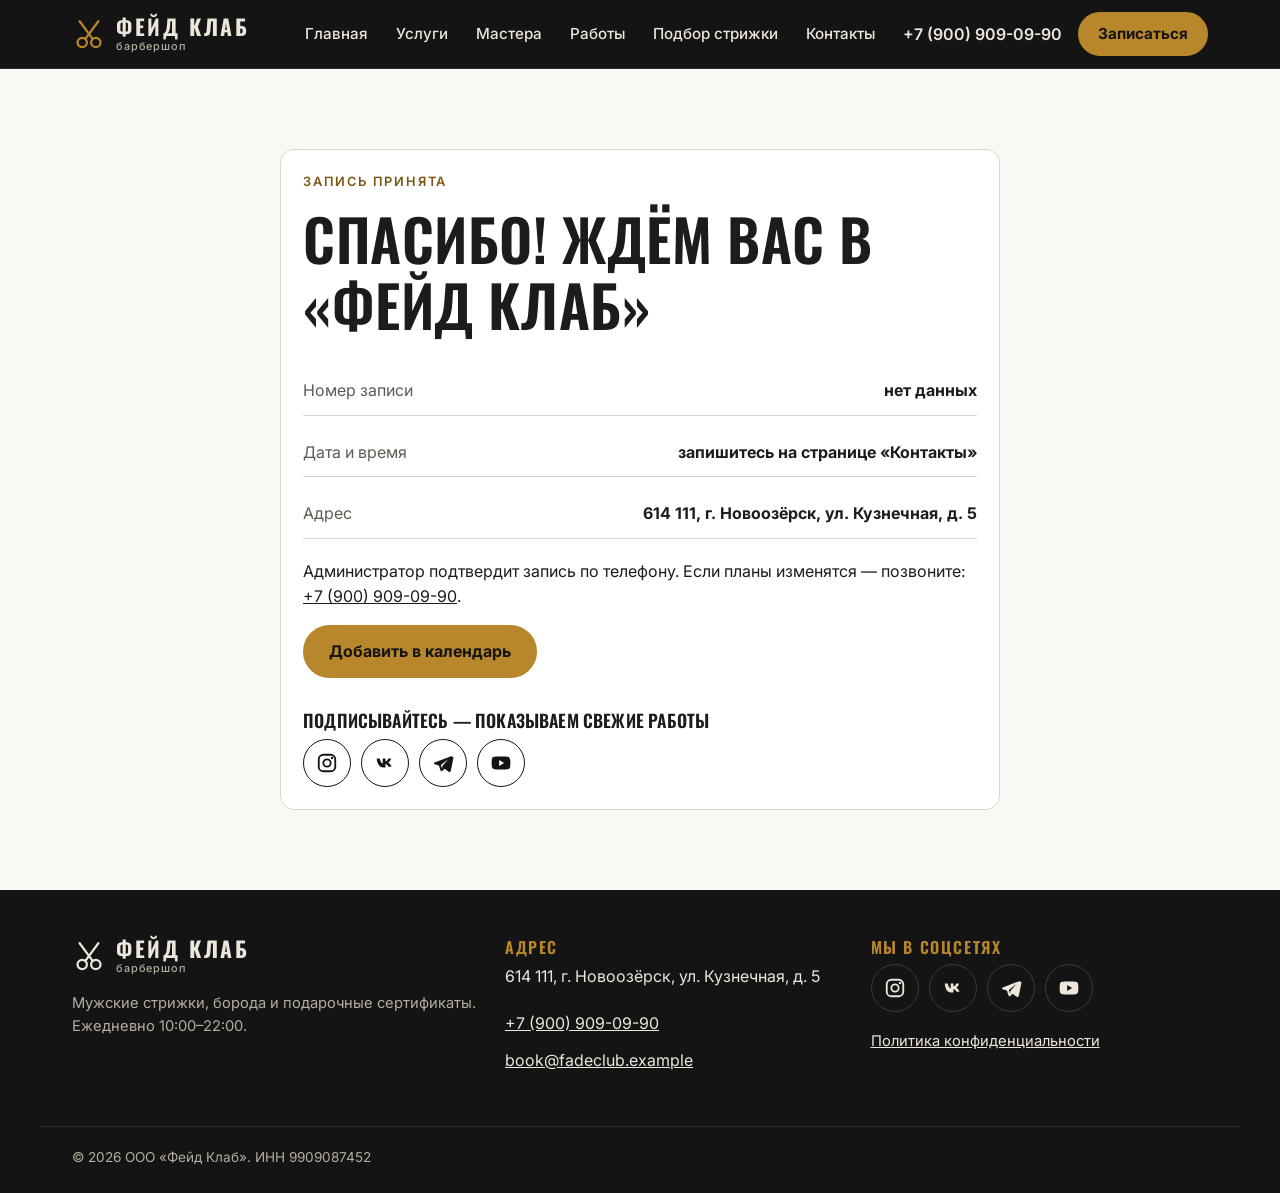
<file: thanks.html>
<!doctype html>
<html lang="ru">
<head>
  <meta charset="utf-8">
  <meta name="viewport" content="width=device-width, initial-scale=1">
  <!-- Google tag (gtag.js) — ресурс GA4 «ФЕЙД КЛАБ — сайт» -->
  <script async src="https://www.googletagmanager.com/gtag/js?id=G-H77TTNTSYH"></script>
  <script>
    window.dataLayer = window.dataLayer || [];
    function gtag(){dataLayer.push(arguments);}
    gtag('js', new Date());
    gtag('config', 'G-H77TTNTSYH');
    // Для проверки в DebugView: gtag('config', 'G-H77TTNTSYH', { debug_mode: true }); — перед сдачей убрать.
  </script>
  <title>Спасибо за запись — Фейд Клаб</title>
  <meta name="description" content="Запись в барбершоп «Фейд Клаб» принята. Номер записи, дата и время визита, добавление в календарь.">
  <link rel="canonical" href="https://tz-09-barbershop-feyd-klab.vercel.app/thanks.html">
  <meta property="og:type" content="website">
  <meta property="og:site_name" content="Фейд Клаб">
  <meta property="og:locale" content="ru_RU">
  <meta property="og:url" content="https://tz-09-barbershop-feyd-klab.vercel.app/thanks.html">
  <meta property="og:title" content="Спасибо за запись — Фейд Клаб">
  <meta property="og:description" content="Запись в барбершоп «Фейд Клаб» принята. Номер записи, дата и время визита, добавление в календарь.">
  <meta property="og:image" content="https://tz-09-barbershop-feyd-klab.vercel.app/img/og-image.jpg">
  <meta property="og:image:width" content="1200">
  <meta property="og:image:height" content="630">
  <meta name="theme-color" content="#141414">
  <link rel="icon" href="img/favicon.ico" sizes="any">
  <link rel="icon" type="image/png" href="img/favicon.png">
  <link rel="apple-touch-icon" href="img/apple-touch-icon.png">
  <link rel="preconnect" href="https://fonts.googleapis.com">
  <link rel="preconnect" href="https://fonts.gstatic.com" crossorigin>
  <link rel="stylesheet" href="https://fonts.googleapis.com/css2?family=Inter:wght@400;500;600;700&family=Oswald:wght@500;600;700&display=swap">
  <link rel="stylesheet" href="css/style.css">
  <script src="js/analytics.js" defer></script>
  <script src="js/main.js" defer></script>
  <script src="js/thanks.js" defer></script>
</head>
<body>
<a class="skip" href="#main">Перейти к содержанию</a>
<header class="header">
  <div class="container header__inner">
    <a class="logo" href="index.html" aria-label="Фейд Клаб — на главную"><svg class="logo__mark" viewBox="0 0 40 40" aria-hidden="true"><circle cx="12" cy="30" r="5.5" fill="none" stroke="currentColor" stroke-width="2.6"/><circle cx="28" cy="30" r="5.5" fill="none" stroke="currentColor" stroke-width="2.6"/><path d="M15.5 26 31 5M24.5 26 9 5" stroke="currentColor" stroke-width="2.6" stroke-linecap="round"/></svg><span class="logo__text">ФЕЙД КЛАБ<small>барбершоп</small></span></a>
    <nav class="nav" id="nav" aria-label="Основное меню">
      <ul><li><a href="index.html">Главная</a></li><li><a href="services.html">Услуги</a></li><li><a href="masters.html">Мастера</a></li><li><a href="works.html">Работы</a></li><li><a href="style-quiz.html">Подбор стрижки</a></li><li><a href="contacts.html">Контакты</a></li></ul>
    </nav>
    <a class="header__phone" href="tel:+79009090990" data-event="contact_click" data-contact-type="phone">+7 (900) 909-09-90</a>
    <a class="btn btn--small header__cta" href="contacts.html#booking" data-event="cta_click" data-button-name="header_book" data-page-section="header">Записаться</a>
    <button class="burger" type="button" aria-controls="nav" aria-expanded="false" aria-label="Открыть меню"><span></span></button>
  </div>
</header>
<main id="main">

<section class="section thanks">
  <div class="container thanks__box card">
    <p class="eyebrow eyebrow--dark">Запись принята</p>
    <h1>Спасибо! Ждём вас в «Фейд Клаб»</h1>
    <dl class="thanks__info">
      <div><dt>Номер записи</dt><dd data-booking-id>—</dd></div>
      <div><dt>Дата и время</dt><dd data-booking-slot>—</dd></div>
      <div><dt>Адрес</dt><dd>614 111, г. Новоозёрск, ул. Кузнечная, д. 5</dd></div>
    </dl>
    <p>Администратор подтвердит запись по телефону. Если планы изменятся — позвоните: <a href="tel:+79009090990">+7 (900) 909-09-90</a>.</p>
    <button type="button" class="btn" data-ics>Добавить в календарь</button>
    <h2 class="thanks__social-title">Подписывайтесь — показываем свежие работы</h2>
    <div class="social social--dark"><a class="social__link" href="https://www.instagram.com/fade_club_barber/" target="_blank" rel="noopener" aria-label="Instagram" data-event="social_click" data-network="instagram" data-page-section="thanks"><svg viewBox="0 0 24 24" aria-hidden="true"><rect x="3" y="3" width="18" height="18" rx="5" fill="none" stroke="currentColor" stroke-width="2"/><circle cx="12" cy="12" r="4" fill="none" stroke="currentColor" stroke-width="2"/><circle cx="17.5" cy="6.5" r="1.3" fill="currentColor"/></svg></a><a class="social__link" href="https://vk.com/fade_club_barber" target="_blank" rel="noopener" aria-label="ВКонтакте" data-event="social_click" data-network="vk" data-page-section="thanks"><svg viewBox="0 0 24 24" aria-hidden="true"><path fill="currentColor" d="M3 7h3.2c.5 2.6 1.8 5 3.3 5.6V7h3v3.2c1.3-.2 2.7-1.7 3.2-3.2h3c-.5 2-2 3.8-3.2 4.6 1.2.6 3 2.1 3.6 4.4h-3.3c-.6-1.6-1.9-2.8-3.3-3V17H11C6.3 17 3.6 13.8 3 7z"/></svg></a><a class="social__link" href="https://t.me/fadeclub_barbershop" target="_blank" rel="noopener" aria-label="Telegram" data-event="social_click" data-network="telegram" data-page-section="thanks"><svg viewBox="0 0 24 24" aria-hidden="true"><path fill="currentColor" d="M21.5 4.3 2.9 11.5c-1 .4-1 1.6 0 1.9l4.6 1.4 1.8 5.4c.3.8 1.3 1 1.9.4l2.6-2.4 4.7 3.5c.7.5 1.7.1 1.9-.7l3-14.6c.2-1-.9-1.7-1.9-1.1zM9.6 14.3l8.5-6.8-6.8 7.8-.3 2.9z"/></svg></a><a class="social__link" href="https://www.youtube.com/@fade_club_barber" target="_blank" rel="noopener" aria-label="YouTube" data-event="social_click" data-network="youtube" data-page-section="thanks"><svg viewBox="0 0 24 24" aria-hidden="true"><path fill="currentColor" d="M22 8.2c-.2-1.6-1-2.7-2.6-2.9C16.9 5 12 5 12 5s-4.9 0-7.4.3C3 5.5 2.2 6.6 2 8.2 1.8 9.6 1.8 12 1.8 12s0 2.4.2 3.8c.2 1.6 1 2.7 2.6 2.9 2.5.3 7.4.3 7.4.3s4.9 0 7.4-.3c1.6-.2 2.4-1.3 2.6-2.9.2-1.4.2-3.8.2-3.8s0-2.4-.2-3.8zM10 15.2V8.8l5.4 3.2z"/></svg></a></div>
  </div>
</section>
</main>
<footer class="footer">
  <div class="container footer__grid">
    <div>
      <a class="logo logo--footer" href="index.html"><svg class="logo__mark" viewBox="0 0 40 40" aria-hidden="true"><circle cx="12" cy="30" r="5.5" fill="none" stroke="currentColor" stroke-width="2.6"/><circle cx="28" cy="30" r="5.5" fill="none" stroke="currentColor" stroke-width="2.6"/><path d="M15.5 26 31 5M24.5 26 9 5" stroke="currentColor" stroke-width="2.6" stroke-linecap="round"/></svg><span class="logo__text">ФЕЙД КЛАБ<small>барбершоп</small></span></a>
      <p class="footer__muted">Мужские стрижки, борода и подарочные сертификаты. Ежедневно 10:00–22:00.</p>
    </div>
    <div>
      <h2 class="footer__title">Адрес</h2>
      <p>614 111, г. Новоозёрск, ул. Кузнечная, д. 5</p>
      <p><a href="tel:+79009090990" data-event="contact_click" data-contact-type="phone">+7 (900) 909-09-90</a><br>
      <a href="mailto:book@fadeclub.example" data-event="contact_click" data-contact-type="email">book@fadeclub.example</a></p>
    </div>
    <div>
      <h2 class="footer__title">Мы в соцсетях</h2>
      <div class="social"><a class="social__link" href="https://www.instagram.com/fade_club_barber/" target="_blank" rel="noopener" aria-label="Instagram" data-event="social_click" data-network="instagram" data-page-section="footer"><svg viewBox="0 0 24 24" aria-hidden="true"><rect x="3" y="3" width="18" height="18" rx="5" fill="none" stroke="currentColor" stroke-width="2"/><circle cx="12" cy="12" r="4" fill="none" stroke="currentColor" stroke-width="2"/><circle cx="17.5" cy="6.5" r="1.3" fill="currentColor"/></svg></a><a class="social__link" href="https://vk.com/fade_club_barber" target="_blank" rel="noopener" aria-label="ВКонтакте" data-event="social_click" data-network="vk" data-page-section="footer"><svg viewBox="0 0 24 24" aria-hidden="true"><path fill="currentColor" d="M3 7h3.2c.5 2.6 1.8 5 3.3 5.6V7h3v3.2c1.3-.2 2.7-1.7 3.2-3.2h3c-.5 2-2 3.8-3.2 4.6 1.2.6 3 2.1 3.6 4.4h-3.3c-.6-1.6-1.9-2.8-3.3-3V17H11C6.3 17 3.6 13.8 3 7z"/></svg></a><a class="social__link" href="https://t.me/fadeclub_barbershop" target="_blank" rel="noopener" aria-label="Telegram" data-event="social_click" data-network="telegram" data-page-section="footer"><svg viewBox="0 0 24 24" aria-hidden="true"><path fill="currentColor" d="M21.5 4.3 2.9 11.5c-1 .4-1 1.6 0 1.9l4.6 1.4 1.8 5.4c.3.8 1.3 1 1.9.4l2.6-2.4 4.7 3.5c.7.5 1.7.1 1.9-.7l3-14.6c.2-1-.9-1.7-1.9-1.1zM9.6 14.3l8.5-6.8-6.8 7.8-.3 2.9z"/></svg></a><a class="social__link" href="https://www.youtube.com/@fade_club_barber" target="_blank" rel="noopener" aria-label="YouTube" data-event="social_click" data-network="youtube" data-page-section="footer"><svg viewBox="0 0 24 24" aria-hidden="true"><path fill="currentColor" d="M22 8.2c-.2-1.6-1-2.7-2.6-2.9C16.9 5 12 5 12 5s-4.9 0-7.4.3C3 5.5 2.2 6.6 2 8.2 1.8 9.6 1.8 12 1.8 12s0 2.4.2 3.8c.2 1.6 1 2.7 2.6 2.9 2.5.3 7.4.3 7.4.3s4.9 0 7.4-.3c1.6-.2 2.4-1.3 2.6-2.9.2-1.4.2-3.8.2-3.8s0-2.4-.2-3.8zM10 15.2V8.8l5.4 3.2z"/></svg></a></div>
      <p class="footer__muted"><a href="privacy.html">Политика конфиденциальности</a></p>
    </div>
  </div>
  <div class="container footer__bottom">© 2026 ООО «Фейд Клаб». ИНН 9909087452</div>
</footer>
</body>
</html>
</file>
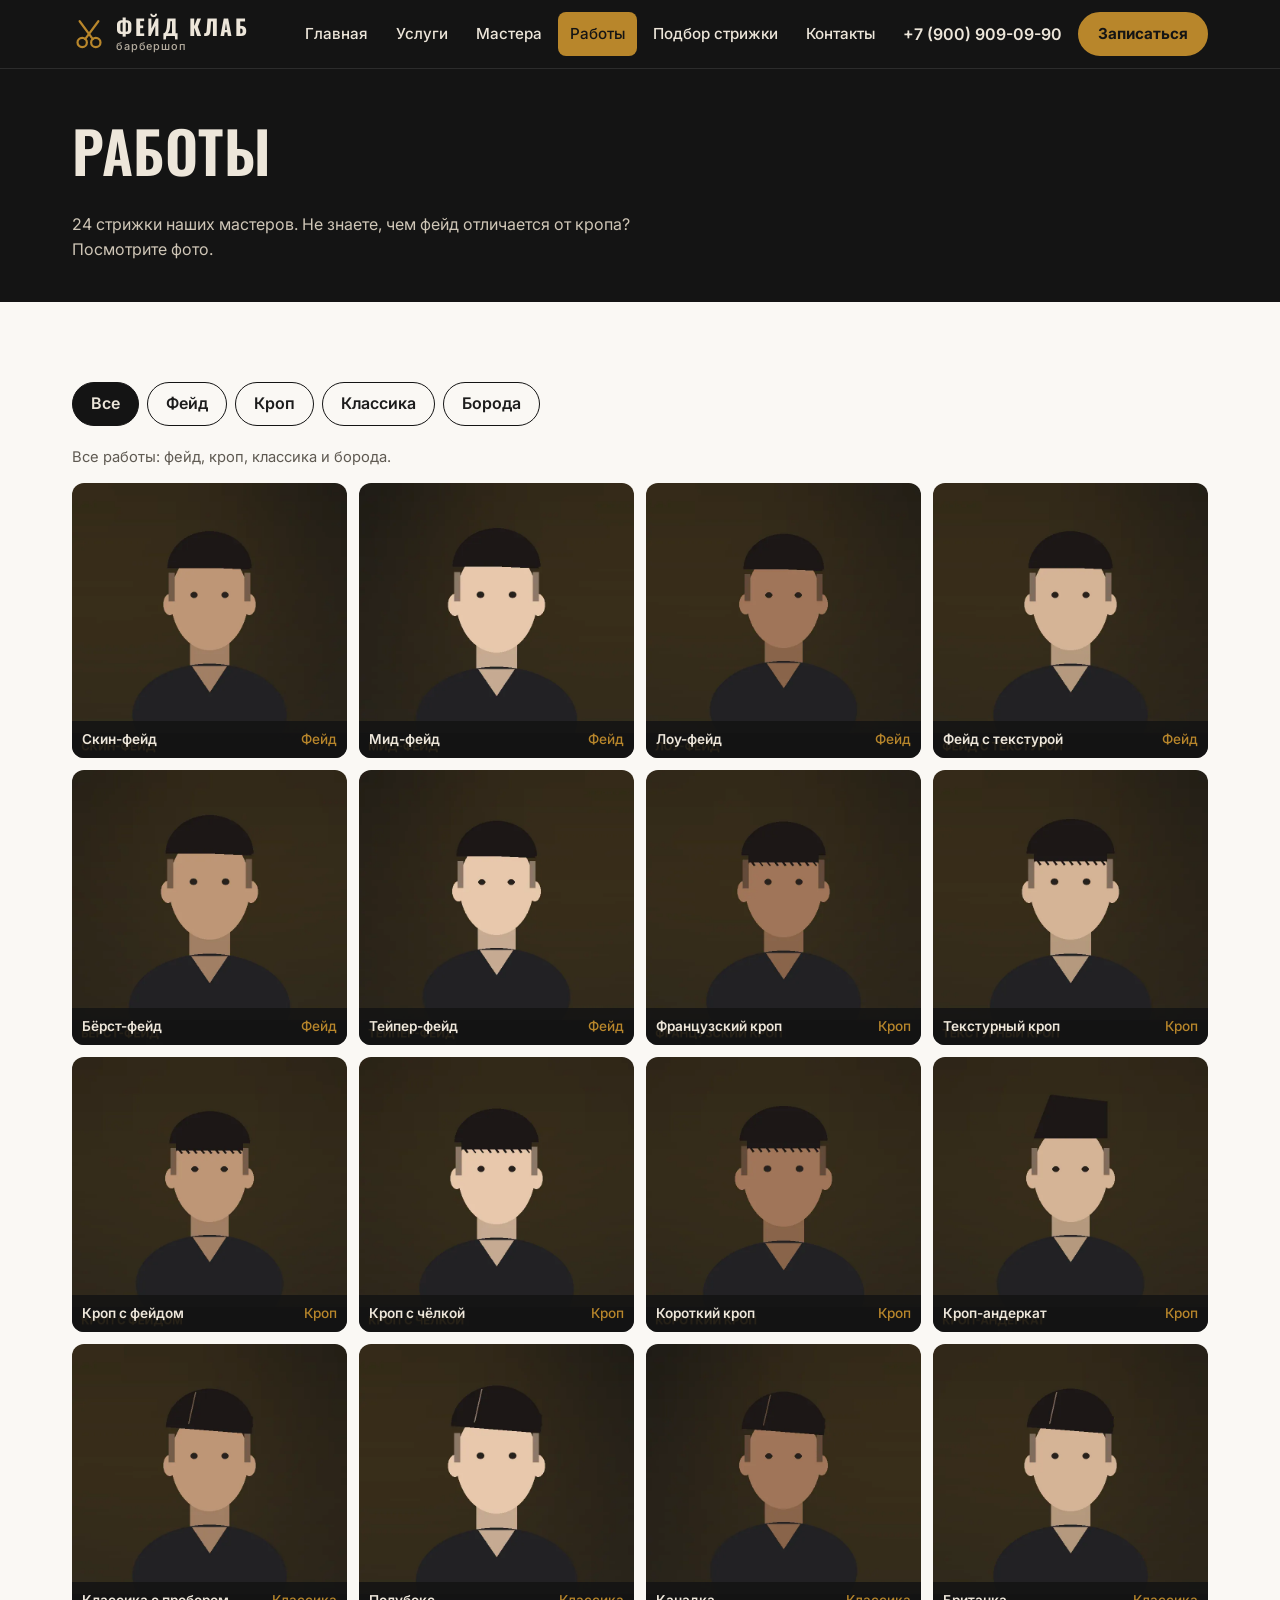
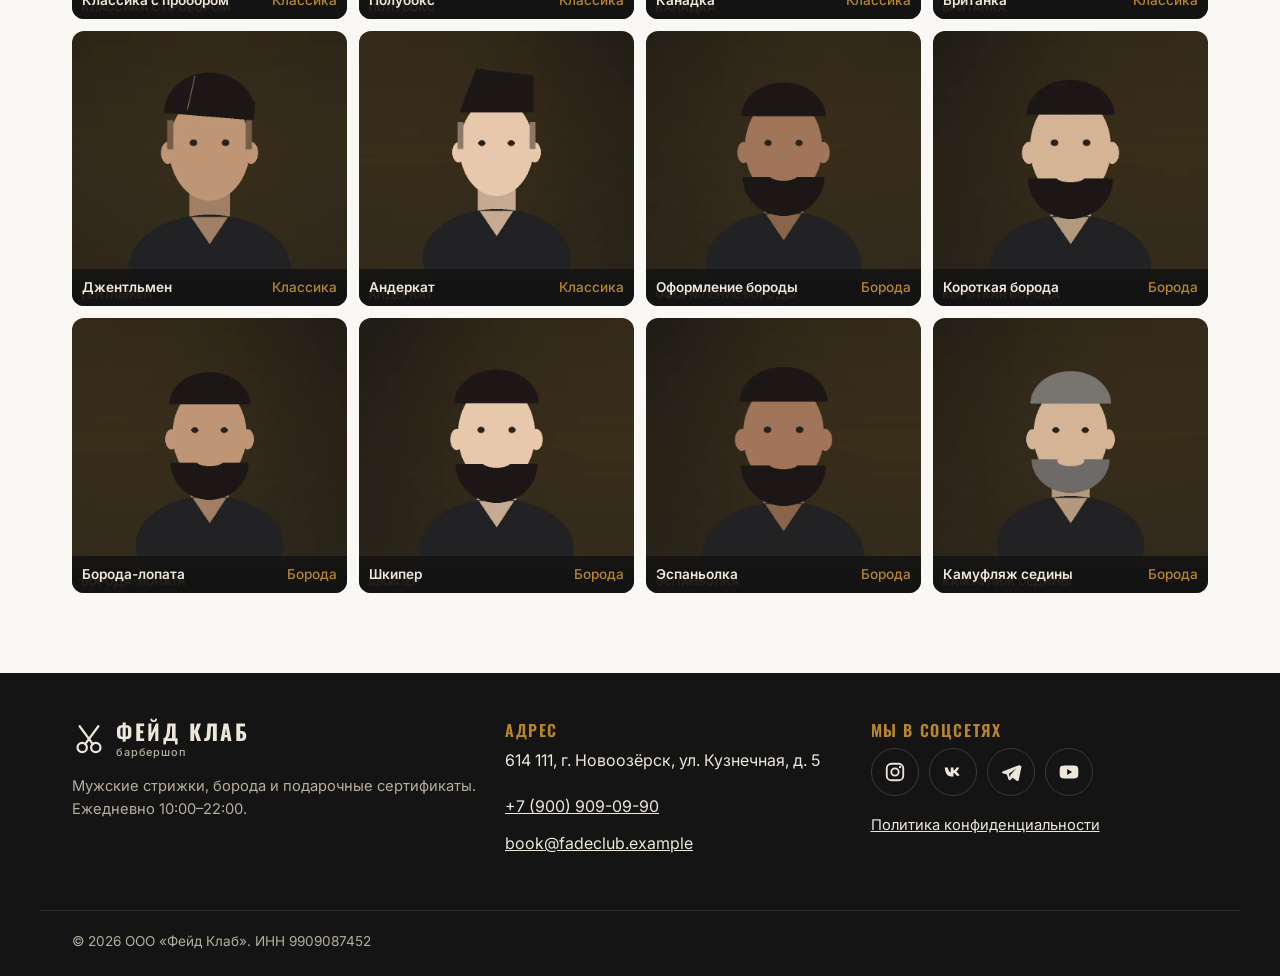
<file: works.html>
<!doctype html>
<html lang="ru">
<head>
  <meta charset="utf-8">
  <meta name="viewport" content="width=device-width, initial-scale=1">
  <!-- Google tag (gtag.js) — ресурс GA4 «ФЕЙД КЛАБ — сайт» -->
  <script async src="https://www.googletagmanager.com/gtag/js?id=G-H77TTNTSYH"></script>
  <script>
    window.dataLayer = window.dataLayer || [];
    function gtag(){dataLayer.push(arguments);}
    gtag('js', new Date());
    gtag('config', 'G-H77TTNTSYH');
    // Для проверки в DebugView: gtag('config', 'G-H77TTNTSYH', { debug_mode: true }); — перед сдачей убрать.
  </script>
  <title>Работы мастеров: фейд, кроп, классика, борода — Фейд Клаб</title>
  <meta name="description" content="Галерея из 24 работ барбершопа «Фейд Клаб» с фильтром: фейд, кроп, классика, борода.">
  <link rel="canonical" href="https://tz-09-barbershop-feyd-klab.vercel.app/works.html">
  <meta property="og:type" content="website">
  <meta property="og:site_name" content="Фейд Клаб">
  <meta property="og:locale" content="ru_RU">
  <meta property="og:url" content="https://tz-09-barbershop-feyd-klab.vercel.app/works.html">
  <meta property="og:title" content="Работы мастеров: фейд, кроп, классика, борода — Фейд Клаб">
  <meta property="og:description" content="Галерея из 24 работ барбершопа «Фейд Клаб» с фильтром: фейд, кроп, классика, борода.">
  <meta property="og:image" content="https://tz-09-barbershop-feyd-klab.vercel.app/img/og-image.jpg">
  <meta property="og:image:width" content="1200">
  <meta property="og:image:height" content="630">
  <meta name="theme-color" content="#141414">
  <link rel="icon" href="img/favicon.ico" sizes="any">
  <link rel="icon" type="image/png" href="img/favicon.png">
  <link rel="apple-touch-icon" href="img/apple-touch-icon.png">
  <link rel="preconnect" href="https://fonts.googleapis.com">
  <link rel="preconnect" href="https://fonts.gstatic.com" crossorigin>
  <link rel="stylesheet" href="https://fonts.googleapis.com/css2?family=Inter:wght@400;500;600;700&family=Oswald:wght@500;600;700&display=swap">
  <link rel="stylesheet" href="css/style.css">
  <script src="js/analytics.js" defer></script>
  <script src="js/main.js" defer></script>

</head>
<body>
<a class="skip" href="#main">Перейти к содержанию</a>
<header class="header">
  <div class="container header__inner">
    <a class="logo" href="index.html" aria-label="Фейд Клаб — на главную"><svg class="logo__mark" viewBox="0 0 40 40" aria-hidden="true"><circle cx="12" cy="30" r="5.5" fill="none" stroke="currentColor" stroke-width="2.6"/><circle cx="28" cy="30" r="5.5" fill="none" stroke="currentColor" stroke-width="2.6"/><path d="M15.5 26 31 5M24.5 26 9 5" stroke="currentColor" stroke-width="2.6" stroke-linecap="round"/></svg><span class="logo__text">ФЕЙД КЛАБ<small>барбершоп</small></span></a>
    <nav class="nav" id="nav" aria-label="Основное меню">
      <ul><li><a href="index.html">Главная</a></li><li><a href="services.html">Услуги</a></li><li><a href="masters.html">Мастера</a></li><li><a href="works.html" aria-current="page" class="is-active">Работы</a></li><li><a href="style-quiz.html">Подбор стрижки</a></li><li><a href="contacts.html">Контакты</a></li></ul>
    </nav>
    <a class="header__phone" href="tel:+79009090990" data-event="contact_click" data-contact-type="phone">+7 (900) 909-09-90</a>
    <a class="btn btn--small header__cta" href="contacts.html#booking" data-event="cta_click" data-button-name="header_book" data-page-section="header">Записаться</a>
    <button class="burger" type="button" aria-controls="nav" aria-expanded="false" aria-label="Открыть меню"><span></span></button>
  </div>
</header>
<main id="main">

<section class="page-head"><div class="container"><h1>Работы</h1><p>24 стрижки наших мастеров. Не знаете, чем фейд отличается от кропа? Посмотрите фото.</p></div></section>
<section class="section">
  <div class="container">
    <div class="chips" role="group" aria-label="Фильтр работ"><button type="button" class="chip is-active" data-filter="all" aria-pressed="true" data-event="works_filter" data-haircut-type="all">Все</button><button type="button" class="chip" data-filter="fade" aria-pressed="false" data-event="works_filter" data-haircut-type="fade">Фейд</button><button type="button" class="chip" data-filter="crop" aria-pressed="false" data-event="works_filter" data-haircut-type="crop">Кроп</button><button type="button" class="chip" data-filter="classic" aria-pressed="false" data-event="works_filter" data-haircut-type="classic">Классика</button><button type="button" class="chip" data-filter="beard" aria-pressed="false" data-event="works_filter" data-haircut-type="beard">Борода</button></div>
    <p class="hint" data-filter-hint>Все работы: фейд, кроп, классика и борода.</p>
    <ul class="gallery" data-gallery><li class="gallery__item" data-cat="fade"><figure><img src="img/work-01.webp" width="720" height="720" loading="lazy" alt="Скин-фейд — работа барбершопа «Фейд Клаб»"><figcaption>Скин-фейд<span>Фейд</span></figcaption></figure></li><li class="gallery__item" data-cat="fade"><figure><img src="img/work-02.webp" width="720" height="720" loading="lazy" alt="Мид-фейд — работа барбершопа «Фейд Клаб»"><figcaption>Мид-фейд<span>Фейд</span></figcaption></figure></li><li class="gallery__item" data-cat="fade"><figure><img src="img/work-03.webp" width="720" height="720" loading="lazy" alt="Лоу-фейд — работа барбершопа «Фейд Клаб»"><figcaption>Лоу-фейд<span>Фейд</span></figcaption></figure></li><li class="gallery__item" data-cat="fade"><figure><img src="img/work-04.webp" width="720" height="720" loading="lazy" alt="Фейд с текстурой — работа барбершопа «Фейд Клаб»"><figcaption>Фейд с текстурой<span>Фейд</span></figcaption></figure></li><li class="gallery__item" data-cat="fade"><figure><img src="img/work-05.webp" width="720" height="720" loading="lazy" alt="Бёрст-фейд — работа барбершопа «Фейд Клаб»"><figcaption>Бёрст-фейд<span>Фейд</span></figcaption></figure></li><li class="gallery__item" data-cat="fade"><figure><img src="img/work-06.webp" width="720" height="720" loading="lazy" alt="Тейпер-фейд — работа барбершопа «Фейд Клаб»"><figcaption>Тейпер-фейд<span>Фейд</span></figcaption></figure></li><li class="gallery__item" data-cat="crop"><figure><img src="img/work-07.webp" width="720" height="720" loading="lazy" alt="Французский кроп — работа барбершопа «Фейд Клаб»"><figcaption>Французский кроп<span>Кроп</span></figcaption></figure></li><li class="gallery__item" data-cat="crop"><figure><img src="img/work-08.webp" width="720" height="720" loading="lazy" alt="Текстурный кроп — работа барбершопа «Фейд Клаб»"><figcaption>Текстурный кроп<span>Кроп</span></figcaption></figure></li><li class="gallery__item" data-cat="crop"><figure><img src="img/work-09.webp" width="720" height="720" loading="lazy" alt="Кроп с фейдом — работа барбершопа «Фейд Клаб»"><figcaption>Кроп с фейдом<span>Кроп</span></figcaption></figure></li><li class="gallery__item" data-cat="crop"><figure><img src="img/work-10.webp" width="720" height="720" loading="lazy" alt="Кроп с чёлкой — работа барбершопа «Фейд Клаб»"><figcaption>Кроп с чёлкой<span>Кроп</span></figcaption></figure></li><li class="gallery__item" data-cat="crop"><figure><img src="img/work-11.webp" width="720" height="720" loading="lazy" alt="Короткий кроп — работа барбершопа «Фейд Клаб»"><figcaption>Короткий кроп<span>Кроп</span></figcaption></figure></li><li class="gallery__item" data-cat="crop"><figure><img src="img/work-12.webp" width="720" height="720" loading="lazy" alt="Кроп-андеркат — работа барбершопа «Фейд Клаб»"><figcaption>Кроп-андеркат<span>Кроп</span></figcaption></figure></li><li class="gallery__item" data-cat="classic"><figure><img src="img/work-13.webp" width="720" height="720" loading="lazy" alt="Классика с пробором — работа барбершопа «Фейд Клаб»"><figcaption>Классика с пробором<span>Классика</span></figcaption></figure></li><li class="gallery__item" data-cat="classic"><figure><img src="img/work-14.webp" width="720" height="720" loading="lazy" alt="Полубокс — работа барбершопа «Фейд Клаб»"><figcaption>Полубокс<span>Классика</span></figcaption></figure></li><li class="gallery__item" data-cat="classic"><figure><img src="img/work-15.webp" width="720" height="720" loading="lazy" alt="Канадка — работа барбершопа «Фейд Клаб»"><figcaption>Канадка<span>Классика</span></figcaption></figure></li><li class="gallery__item" data-cat="classic"><figure><img src="img/work-16.webp" width="720" height="720" loading="lazy" alt="Британка — работа барбершопа «Фейд Клаб»"><figcaption>Британка<span>Классика</span></figcaption></figure></li><li class="gallery__item" data-cat="classic"><figure><img src="img/work-17.webp" width="720" height="720" loading="lazy" alt="Джентльмен — работа барбершопа «Фейд Клаб»"><figcaption>Джентльмен<span>Классика</span></figcaption></figure></li><li class="gallery__item" data-cat="classic"><figure><img src="img/work-18.webp" width="720" height="720" loading="lazy" alt="Андеркат — работа барбершопа «Фейд Клаб»"><figcaption>Андеркат<span>Классика</span></figcaption></figure></li><li class="gallery__item" data-cat="beard"><figure><img src="img/work-19.webp" width="720" height="720" loading="lazy" alt="Оформление бороды — работа барбершопа «Фейд Клаб»"><figcaption>Оформление бороды<span>Борода</span></figcaption></figure></li><li class="gallery__item" data-cat="beard"><figure><img src="img/work-20.webp" width="720" height="720" loading="lazy" alt="Короткая борода — работа барбершопа «Фейд Клаб»"><figcaption>Короткая борода<span>Борода</span></figcaption></figure></li><li class="gallery__item" data-cat="beard"><figure><img src="img/work-21.webp" width="720" height="720" loading="lazy" alt="Борода-лопата — работа барбершопа «Фейд Клаб»"><figcaption>Борода-лопата<span>Борода</span></figcaption></figure></li><li class="gallery__item" data-cat="beard"><figure><img src="img/work-22.webp" width="720" height="720" loading="lazy" alt="Шкипер — работа барбершопа «Фейд Клаб»"><figcaption>Шкипер<span>Борода</span></figcaption></figure></li><li class="gallery__item" data-cat="beard"><figure><img src="img/work-23.webp" width="720" height="720" loading="lazy" alt="Эспаньолка — работа барбершопа «Фейд Клаб»"><figcaption>Эспаньолка<span>Борода</span></figcaption></figure></li><li class="gallery__item" data-cat="beard"><figure><img src="img/work-24.webp" width="720" height="720" loading="lazy" alt="Камуфляж седины — работа барбершопа «Фейд Клаб»"><figcaption>Камуфляж седины<span>Борода</span></figcaption></figure></li></ul>
  </div>
</section>
</main>
<footer class="footer">
  <div class="container footer__grid">
    <div>
      <a class="logo logo--footer" href="index.html"><svg class="logo__mark" viewBox="0 0 40 40" aria-hidden="true"><circle cx="12" cy="30" r="5.5" fill="none" stroke="currentColor" stroke-width="2.6"/><circle cx="28" cy="30" r="5.5" fill="none" stroke="currentColor" stroke-width="2.6"/><path d="M15.5 26 31 5M24.5 26 9 5" stroke="currentColor" stroke-width="2.6" stroke-linecap="round"/></svg><span class="logo__text">ФЕЙД КЛАБ<small>барбершоп</small></span></a>
      <p class="footer__muted">Мужские стрижки, борода и подарочные сертификаты. Ежедневно 10:00–22:00.</p>
    </div>
    <div>
      <h2 class="footer__title">Адрес</h2>
      <p>614 111, г. Новоозёрск, ул. Кузнечная, д. 5</p>
      <p><a href="tel:+79009090990" data-event="contact_click" data-contact-type="phone">+7 (900) 909-09-90</a><br>
      <a href="mailto:book@fadeclub.example" data-event="contact_click" data-contact-type="email">book@fadeclub.example</a></p>
    </div>
    <div>
      <h2 class="footer__title">Мы в соцсетях</h2>
      <div class="social"><a class="social__link" href="https://www.instagram.com/fade_club_barber/" target="_blank" rel="noopener" aria-label="Instagram" data-event="social_click" data-network="instagram" data-page-section="footer"><svg viewBox="0 0 24 24" aria-hidden="true"><rect x="3" y="3" width="18" height="18" rx="5" fill="none" stroke="currentColor" stroke-width="2"/><circle cx="12" cy="12" r="4" fill="none" stroke="currentColor" stroke-width="2"/><circle cx="17.5" cy="6.5" r="1.3" fill="currentColor"/></svg></a><a class="social__link" href="https://vk.com/fade_club_barber" target="_blank" rel="noopener" aria-label="ВКонтакте" data-event="social_click" data-network="vk" data-page-section="footer"><svg viewBox="0 0 24 24" aria-hidden="true"><path fill="currentColor" d="M3 7h3.2c.5 2.6 1.8 5 3.3 5.6V7h3v3.2c1.3-.2 2.7-1.7 3.2-3.2h3c-.5 2-2 3.8-3.2 4.6 1.2.6 3 2.1 3.6 4.4h-3.3c-.6-1.6-1.9-2.8-3.3-3V17H11C6.3 17 3.6 13.8 3 7z"/></svg></a><a class="social__link" href="https://t.me/fadeclub_barbershop" target="_blank" rel="noopener" aria-label="Telegram" data-event="social_click" data-network="telegram" data-page-section="footer"><svg viewBox="0 0 24 24" aria-hidden="true"><path fill="currentColor" d="M21.5 4.3 2.9 11.5c-1 .4-1 1.6 0 1.9l4.6 1.4 1.8 5.4c.3.8 1.3 1 1.9.4l2.6-2.4 4.7 3.5c.7.5 1.7.1 1.9-.7l3-14.6c.2-1-.9-1.7-1.9-1.1zM9.6 14.3l8.5-6.8-6.8 7.8-.3 2.9z"/></svg></a><a class="social__link" href="https://www.youtube.com/@fade_club_barber" target="_blank" rel="noopener" aria-label="YouTube" data-event="social_click" data-network="youtube" data-page-section="footer"><svg viewBox="0 0 24 24" aria-hidden="true"><path fill="currentColor" d="M22 8.2c-.2-1.6-1-2.7-2.6-2.9C16.9 5 12 5 12 5s-4.9 0-7.4.3C3 5.5 2.2 6.6 2 8.2 1.8 9.6 1.8 12 1.8 12s0 2.4.2 3.8c.2 1.6 1 2.7 2.6 2.9 2.5.3 7.4.3 7.4.3s4.9 0 7.4-.3c1.6-.2 2.4-1.3 2.6-2.9.2-1.4.2-3.8.2-3.8s0-2.4-.2-3.8zM10 15.2V8.8l5.4 3.2z"/></svg></a></div>
      <p class="footer__muted"><a href="privacy.html">Политика конфиденциальности</a></p>
    </div>
  </div>
  <div class="container footer__bottom">© 2026 ООО «Фейд Клаб». ИНН 9909087452</div>
</footer>
</body>
</html>
</file>
<file: css/style.css>
/* ===== Фейд Клаб — общие стили =====
   Фирменные цвета: чёрный #141414, латунь #B8862B, бежевый #EDE6DA.
   Шрифты: Oswald (заголовки), Inter (текст). */

:root {
  --black: #141414;
  --black-2: #1e1e1e;
  --brass: #B8862B;
  --brass-dark: #7a5716;   /* латунь для текста на светлом фоне (контраст 5.4:1) */
  --beige: #EDE6DA;
  --paper: #faf8f4;
  --text: #1c1c1c;
  --muted: #5f5a52;
  --muted-light: #b5ad9f;
  --line: #ddd5c7;
  --error: #b3261e;
  --ok: #2e6b3a;
  --radius: 14px;
  --head: "Oswald", "Arial Narrow", sans-serif;
  --body: "Inter", system-ui, -apple-system, "Segoe UI", sans-serif;
}

*, *::before, *::after { box-sizing: border-box; }
html { -webkit-text-size-adjust: 100%; scroll-behavior: smooth; }
body { margin: 0; font-family: var(--body); font-size: 16px; line-height: 1.55; color: var(--text); background: var(--paper); overflow-x: hidden; }
img { max-width: 100%; height: auto; display: block; }
a { color: inherit; }
h1, h2, h3 { font-family: var(--head); font-weight: 600; line-height: 1.15; margin: 0 0 .5em; letter-spacing: .01em; }
h1 { font-size: clamp(2rem, 6vw, 3.6rem); text-transform: uppercase; }
h2 { font-size: clamp(1.5rem, 3.5vw, 2.2rem); text-transform: uppercase; }
h3 { font-size: 1.25rem; }
p { margin: 0 0 1em; }
ul { margin: 0; padding: 0; list-style: none; }
button, input, select { font: inherit; color: inherit; }

.container { width: 100%; max-width: 1200px; margin: 0 auto; padding: 0 16px; }
@media (min-width: 768px) { .container { padding: 0 32px; } }
.visually-hidden { position: absolute !important; width: 1px; height: 1px; overflow: hidden; clip: rect(0 0 0 0); white-space: nowrap; }
.skip { position: absolute; left: -999px; top: 8px; background: var(--brass); color: var(--black); padding: 10px 16px; z-index: 100; border-radius: 8px; }
.skip:focus { left: 8px; }
:focus-visible { outline: 3px solid var(--brass); outline-offset: 3px; }

/* ===== Кнопки ===== */
.btn { display: inline-flex; align-items: center; justify-content: center; min-height: 48px; padding: 12px 24px; border: 2px solid var(--brass); border-radius: 999px; background: var(--brass); color: var(--black); font-weight: 700; text-decoration: none; cursor: pointer; transition: background .2s, color .2s, transform .1s; text-align: center; }
.btn:hover { background: #cf9a3a; border-color: #cf9a3a; }
.btn:active { transform: translateY(1px); }
.btn:disabled { opacity: .55; cursor: not-allowed; }
.btn--small { min-height: 44px; padding: 8px 18px; font-size: .95rem; }
.btn--block { width: 100%; }
.btn--ghost { background: transparent; color: var(--beige); border-color: var(--beige); }
.btn--ghost:hover { background: var(--beige); color: var(--black); border-color: var(--beige); }
.btn--ghost-dark { background: transparent; color: var(--black); border-color: var(--black); }
.btn--ghost-dark:hover { background: var(--black); color: var(--beige); border-color: var(--black); }
.btn--outline { background: transparent; color: var(--brass); }
.btn--outline:hover { background: var(--brass); color: var(--black); }
.btn--outline-dark { background: transparent; color: var(--black); border-color: var(--black); }
.btn--outline-dark:hover { background: var(--black); color: var(--beige); }
.section--beige .btn--outline { color: var(--black); border-color: var(--black); }
.section--beige .btn--outline:hover { background: var(--black); color: var(--beige); }

/* ===== Шапка ===== */
.header { position: sticky; top: 0; z-index: 50; background: var(--black); color: var(--beige); border-bottom: 1px solid #2c2c2c; }
.header__inner { display: flex; align-items: center; gap: 16px; min-height: 68px; }
.logo { display: inline-flex; align-items: center; gap: 10px; text-decoration: none; color: var(--brass); }
.logo__mark { width: 34px; height: 34px; flex: none; }
.logo__text { font-family: var(--head); font-size: 1.35rem; font-weight: 700; letter-spacing: .12em; line-height: 1; color: var(--beige); }
.logo__text small { display: block; font-family: var(--body); font-size: .68rem; letter-spacing: .08em; font-weight: 500; color: var(--muted-light); margin-top: 4px; }
.nav { margin-left: auto; }
.nav ul { display: flex; gap: 4px; }
.nav a { display: block; padding: 10px 12px; border-radius: 8px; text-decoration: none; font-weight: 500; font-size: .95rem; color: var(--beige); }
.nav a:hover { color: var(--brass); }
.nav a.is-active { color: var(--black); background: var(--brass); }
.header__phone { color: var(--beige); text-decoration: none; font-weight: 600; white-space: nowrap; padding: 10px 0; }
.header__phone:hover { color: var(--brass); }
.burger { display: none; width: 48px; height: 48px; margin-left: auto; border: 0; background: transparent; cursor: pointer; position: relative; }
.burger span, .burger span::before, .burger span::after { position: absolute; left: 12px; width: 24px; height: 2px; background: var(--beige); content: ""; transition: transform .2s; }
.burger span { top: 23px; }
.burger span::before { left: 0; top: -7px; }
.burger span::after { left: 0; top: 7px; }
.burger[aria-expanded="true"] span { background: transparent; }
.burger[aria-expanded="true"] span::before { transform: translateY(7px) rotate(45deg); }
.burger[aria-expanded="true"] span::after { transform: translateY(-7px) rotate(-45deg); }

@media (max-width: 1100px) {
  .header__phone { display: none; }
}
@media (max-width: 960px) {
  .burger { display: block; }
  .header__cta { margin-left: auto; }
  .burger { margin-left: 4px; }
  .nav { position: fixed; inset: 68px 0 auto 0; background: var(--black); border-bottom: 1px solid #2c2c2c; display: none; margin: 0; max-height: calc(100vh - 68px); overflow-y: auto; }
  .nav.is-open { display: block; }
  .nav ul { flex-direction: column; padding: 8px 16px 20px; }
  .nav a { padding: 14px 12px; font-size: 1.05rem; }
}
@media (max-width: 400px) {
  .logo__text { font-size: 1.1rem; }
  .logo__text small { display: none; }
  .header__cta { padding: 8px 14px; }
}

/* ===== Первый экран ===== */
.hero { position: relative; color: var(--beige); background: var(--black); overflow: hidden; }
.hero__bg { position: absolute; inset: 0; width: 100%; height: 100%; object-fit: cover; opacity: .55; }
.hero__inner { position: relative; padding-top: 72px; padding-bottom: 80px; min-height: min(78vh, 640px); display: flex; flex-direction: column; justify-content: center; }
.eyebrow { text-transform: uppercase; letter-spacing: .14em; font-size: .8rem; font-weight: 600; color: var(--brass); }
.eyebrow--dark { color: var(--brass-dark); }
.hero__title { max-width: 12ch; }
.accent { color: var(--brass); white-space: nowrap; }
.accent-dark { color: var(--brass-dark); }
.hero__lead { max-width: 52ch; font-size: 1.1rem; color: #ddd4c5; }
.hero__actions { display: flex; flex-wrap: wrap; gap: 12px; margin: 8px 0 20px; }
.hero__note { font-size: .9rem; color: var(--muted-light); }

/* ===== Секции ===== */
.section { padding: 56px 0; }
@media (min-width: 768px) { .section { padding: 80px 0; } }
.section--dark { background: var(--black); color: var(--beige); }
.section--beige { background: var(--beige); }
.section__head { display: flex; align-items: baseline; justify-content: space-between; gap: 16px; flex-wrap: wrap; margin-bottom: 20px; }
.section__head h2 { margin: 0; }
.section__lead { color: var(--muted-light); max-width: 60ch; }
.link-more { color: var(--brass-dark); font-weight: 600; padding: 10px 0; }
.section--dark .link-more { color: var(--brass); }
.page-head { background: var(--black); color: var(--beige); padding: 48px 0 40px; }
.page-head p { color: #cfc6b7; max-width: 62ch; margin: 0; }
.hint { color: var(--muted); font-size: .92rem; }
.section--dark .hint { color: var(--muted-light); }

.grid { display: grid; gap: 16px; }
@media (min-width: 640px) { .grid--3, .grid--4 { grid-template-columns: repeat(2, 1fr); } }
@media (min-width: 1000px) { .grid--3 { grid-template-columns: repeat(3, 1fr); } .grid--4 { grid-template-columns: repeat(4, 1fr); } }

.card { background: #fff; border: 1px solid var(--line); border-radius: var(--radius); padding: 22px; }
.card__title { font-family: var(--head); font-size: 1.3rem; margin-bottom: .35em; }
.card__text { color: var(--muted); font-size: .95rem; }
.service { cursor: pointer; transition: border-color .2s, box-shadow .2s; }
.service:hover { border-color: var(--brass); box-shadow: 0 6px 20px rgba(0,0,0,.06); }
.prices li { display: flex; justify-content: space-between; gap: 12px; padding: 7px 0; border-top: 1px dashed var(--line); font-size: .95rem; }
.prices b { white-space: nowrap; }

/* мастера */
.section--dark .card { background: var(--black-2); border-color: #2e2e2e; color: var(--beige); }
.section--dark .card__text { color: var(--muted-light); }
.master { padding: 0; overflow: hidden; cursor: pointer; display: flex; flex-direction: column; }
.master img { aspect-ratio: 4/5; object-fit: cover; width: 100%; }
.master__body { padding: 18px; display: flex; flex-direction: column; gap: 4px; flex: 1; }
.master__body .btn { margin-top: auto; }
.master[hidden] { display: none; }
.badge { align-self: flex-start; font-size: .75rem; font-weight: 700; letter-spacing: .06em; text-transform: uppercase; padding: 4px 10px; border-radius: 999px; background: var(--beige); color: var(--black); }
.badge--top { background: #d9c3a0; }
.badge--brand { background: var(--brass); color: var(--black); }

/* фильтры-чипы */
.chips { display: flex; flex-wrap: wrap; gap: 8px; margin-bottom: 20px; }
.chip { min-height: 44px; padding: 8px 18px; border-radius: 999px; border: 1.5px solid var(--black); background: transparent; cursor: pointer; font-weight: 600; }
.chip.is-active, .chip:hover { background: var(--black); color: var(--beige); }

/* галерея */
.gallery { display: grid; gap: 12px; grid-template-columns: repeat(2, 1fr); }
@media (min-width: 768px) { .gallery { grid-template-columns: repeat(3, 1fr); } }
@media (min-width: 1100px) { .gallery:not(.gallery--3) { grid-template-columns: repeat(4, 1fr); } }
.gallery--3 { grid-template-columns: repeat(auto-fit, minmax(150px, 1fr)); }
.gallery__item[hidden] { display: none; }
.gallery figure { margin: 0; position: relative; border-radius: 12px; overflow: hidden; background: var(--black); }
.gallery img { aspect-ratio: 1; object-fit: cover; width: 100%; }
.gallery figcaption { position: absolute; left: 0; right: 0; bottom: 0; padding: 8px 10px; background: rgba(20,20,20,.88); color: var(--beige); font-size: .85rem; font-weight: 600; display: flex; justify-content: space-between; gap: 6px; flex-wrap: wrap; }
.gallery figcaption span { color: var(--brass); font-weight: 500; }

/* сертификат */
.gift { display: grid; gap: 28px; align-items: center; }
@media (min-width: 860px) { .gift { grid-template-columns: 1fr 1fr; } }
.gift__img { border-radius: var(--radius); }
.gift__amounts { display: flex; flex-wrap: wrap; gap: 10px; }

/* таблица цен */
.table-wrap { overflow-x: auto; border-radius: var(--radius); border: 1px solid var(--line); background: #fff; }
.price-table { width: 100%; border-collapse: collapse; min-width: 0; }
.price-table th, .price-table td { padding: 14px 16px; text-align: left; border-bottom: 1px solid var(--line); vertical-align: top; }
.price-table thead th { background: var(--black); color: var(--beige); font-family: var(--head); font-weight: 500; letter-spacing: .04em; }
.price-table tbody tr { cursor: pointer; }
.price-table tbody tr:hover { background: #f6f1e8; }
.price-table tbody th small { display: block; font-weight: 400; color: var(--muted); font-size: .85rem; }
.price-table td { white-space: nowrap; font-weight: 600; }
.t-center { text-align: center !important; }
@media (max-width: 640px) {
  .price-table thead { display: none; }
  .price-table, .price-table tbody, .price-table tr, .price-table th, .price-table td { display: block; width: 100%; }
  .price-table tr { border-bottom: 1px solid var(--line); padding: 8px 0; }
  .price-table th, .price-table td { border: 0; padding: 6px 16px; }
  .price-table td { display: flex; justify-content: space-between; text-align: left !important; }
  .price-table td::before { font-weight: 400; color: var(--muted); }
  .price-table td:nth-of-type(1)::before { content: "Барбер"; }
  .price-table td:nth-of-type(2)::before { content: "Топ-барбер"; }
  .price-table td:nth-of-type(3)::before { content: "Бренд-барбер"; }
  .price-table td[colspan]::before { content: "Любой мастер"; }
}
.pdf-box { display: flex; flex-wrap: wrap; align-items: center; justify-content: space-between; gap: 20px; }
.pdf-box p { margin: 0; color: var(--muted); }

/* ===== Тест ===== */
.quiz-wrap { max-width: 760px; }
.quiz__progress { height: 6px; background: var(--beige); border-radius: 6px; overflow: hidden; margin-bottom: 16px; }
.quiz__progress span { display: block; height: 100%; width: 25%; background: var(--brass); transition: width .3s; }
.quiz__step { color: var(--muted); font-size: .9rem; margin-bottom: 6px; }
.quiz fieldset { border: 0; padding: 0; margin: 0; }
.quiz legend { font-family: var(--head); font-size: 1.4rem; margin-bottom: 14px; }
.option { display: flex; align-items: center; gap: 12px; min-height: 52px; padding: 12px 16px; border: 1.5px solid var(--line); border-radius: 12px; margin-bottom: 10px; cursor: pointer; }
.option:hover { border-color: var(--brass); }
.option input { width: 20px; height: 20px; accent-color: var(--brass-dark); flex: none; }
.option:has(input:checked) { border-color: var(--brass); background: #fbf5ea; }
.quiz__nav { display: flex; justify-content: space-between; gap: 12px; margin-top: 16px; }
.quiz-result { margin-top: 8px; }
.promo { display: flex; flex-wrap: wrap; align-items: center; justify-content: space-between; gap: 16px; margin: 28px 0 6px; padding: 20px; border: 2px dashed var(--brass); border-radius: var(--radius); background: #fff; }
.promo p { margin: 0; }
.promo__label { color: var(--muted); font-size: .9rem; }
.promo__code { font-family: var(--head); font-size: 2rem; letter-spacing: .12em; }
.promo__done { color: var(--ok); font-weight: 600; min-height: 1.5em; }
.quiz-result__actions { display: flex; flex-wrap: wrap; gap: 12px; }

/* ===== Запись ===== */
.booking { display: grid; gap: 20px; align-items: start; }
@media (min-width: 960px) { .booking { grid-template-columns: 1fr 1fr; } }
.days { display: flex; gap: 8px; overflow-x: auto; padding-bottom: 8px; margin-bottom: 12px; scrollbar-width: thin; }
.day { flex: none; width: 64px; min-height: 64px; border: 1.5px solid var(--line); border-radius: 12px; background: #fff; cursor: pointer; display: flex; flex-direction: column; align-items: center; justify-content: center; line-height: 1.2; }
.day small { color: var(--muted); font-size: .75rem; }
.day b { font-size: 1.15rem; }
.day.is-active { background: var(--black); color: var(--beige); border-color: var(--black); }
.day.is-active small { color: var(--muted-light); }
.slots { display: grid; grid-template-columns: repeat(auto-fill, minmax(78px, 1fr)); gap: 8px; }
.slot { min-height: 44px; border: 1.5px solid var(--brass); border-radius: 10px; background: #fff; cursor: pointer; font-weight: 600; }
.slot:hover:not(:disabled) { background: #fbf5ea; }
.slot.is-active { background: var(--brass); color: var(--black); }
.slot:disabled { border-color: var(--line); background: #ece9e3; color: #8b857b; text-decoration: line-through; cursor: not-allowed; }
.slot-picked { margin: 14px 0 0; font-weight: 600; }

.field { margin-bottom: 14px; }
.field label { display: block; font-weight: 600; margin-bottom: 6px; font-size: .95rem; }
.field input[type="text"], .field input[type="tel"], .field input[type="email"], .field select { width: 100%; min-height: 48px; padding: 10px 14px; border: 1.5px solid #c9c0b0; border-radius: 10px; background: #fff; }
.field input[readonly] { background: #f6f3ee; }
.field input:focus, .field select:focus { border-color: var(--brass-dark); outline: none; box-shadow: 0 0 0 3px rgba(184,134,43,.25); }
.field.is-invalid input, .field.is-invalid select { border-color: var(--error); background: #fff7f6; }
.field__error { color: var(--error); font-size: .88rem; margin: 6px 0 0; min-height: 0; }
.field__error:empty { display: none; }
.field-row { display: grid; gap: 0 14px; }
@media (min-width: 560px) { .field-row { grid-template-columns: 1fr 1fr; } }
.field--check { display: grid; grid-template-columns: 24px 1fr; gap: 10px; align-items: start; }
.field--check input { width: 22px; height: 22px; margin: 2px 0 0; accent-color: var(--brass-dark); }
.field--check label { font-weight: 400; font-size: .92rem; margin: 0; }
.field--check .field__error { grid-column: 1 / -1; }
.field--check.is-invalid label { color: var(--error); }
.form-status { margin: 12px 0 0; font-weight: 600; }
.form-status.is-error { color: var(--error); }
.master-pick, .gift-pick { background: var(--beige); border-radius: 10px; padding: 10px 14px; font-weight: 600; }

.contacts { display: grid; gap: 36px; }
@media (min-width: 860px) { .contacts { grid-template-columns: 1fr 1fr; } }
.contacts__phone { font-family: var(--head); font-size: 1.8rem; }
.contacts a { color: var(--beige); }
.contacts .btn { color: var(--brass); }
.contacts .btn:hover { color: var(--black); }
.messengers { display: flex; flex-wrap: wrap; gap: 10px; margin-top: 12px; }
.map { border-radius: var(--radius); overflow: hidden; border: 1px solid #2e2e2e; }
.map svg { display: block; width: 100%; height: auto; }

/* ===== Спасибо / 404 ===== */
.thanks__box { max-width: 720px; text-align: left; }
.thanks__info { display: grid; gap: 12px; margin: 20px 0; }
.thanks__info div { display: flex; flex-wrap: wrap; justify-content: space-between; gap: 8px; padding: 12px 0; border-bottom: 1px solid var(--line); }
.thanks__info dt { color: var(--muted); }
.thanks__info dd { margin: 0; font-weight: 700; text-align: right; }
.thanks__social-title { font-size: 1.1rem; margin-top: 32px; }

/* ===== Текст политики ===== */
.prose { max-width: 760px; }
.prose h2 { font-size: 1.3rem; margin-top: 1.6em; }
.prose ul { list-style: disc; padding-left: 1.3em; margin-bottom: 1em; }

/* ===== Подвал ===== */
.footer { background: var(--black); color: var(--beige); padding: 48px 0 24px; }
.footer__grid { display: grid; gap: 28px; }
@media (min-width: 768px) { .footer__grid { grid-template-columns: 1.2fr 1fr 1fr; } }
.footer__title { font-size: 1rem; letter-spacing: .1em; color: var(--brass); }
.footer__muted { color: var(--muted-light); font-size: .92rem; margin-top: 12px; }
.footer a { color: var(--beige); }
.footer a:hover { color: var(--brass); }
.footer p a { display: inline-block; padding: 6px 0; }
.footer__bottom { margin-top: 32px; padding-top: 20px; border-top: 1px solid #2c2c2c; color: var(--muted-light); font-size: .85rem; }
.social { display: flex; gap: 10px; flex-wrap: wrap; }
.social__link { display: inline-flex; width: 48px; height: 48px; align-items: center; justify-content: center; border-radius: 50%; border: 1.5px solid #3a3a3a; color: var(--beige); }
.social__link:hover { border-color: var(--brass); color: var(--brass); }
.social__link svg { width: 22px; height: 22px; }
.social--dark .social__link { border-color: var(--black); color: var(--black); }
.social--dark .social__link:hover { background: var(--black); color: var(--brass); }

@media (prefers-reduced-motion: reduce) { * { transition: none !important; scroll-behavior: auto !important; } }

/* ===== исправления после проверки на 375/768/1280 ===== */
.burger { flex: none; }
.booking > * { min-width: 0; }
h1, h2 { overflow-wrap: break-word; hyphens: auto; }
@media (max-width: 480px) { .page-head h1 { font-size: 1.75rem; } }
.logo__text { white-space: nowrap; }
@media (max-width: 400px) {
  .header__inner { gap: 8px; }
  .logo { gap: 6px; }
  .logo__mark { width: 28px; height: 28px; }
  .logo__text { font-size: 1rem; letter-spacing: .08em; }
  .header__cta { padding: 8px 12px; font-size: .9rem; }
}
</file>
